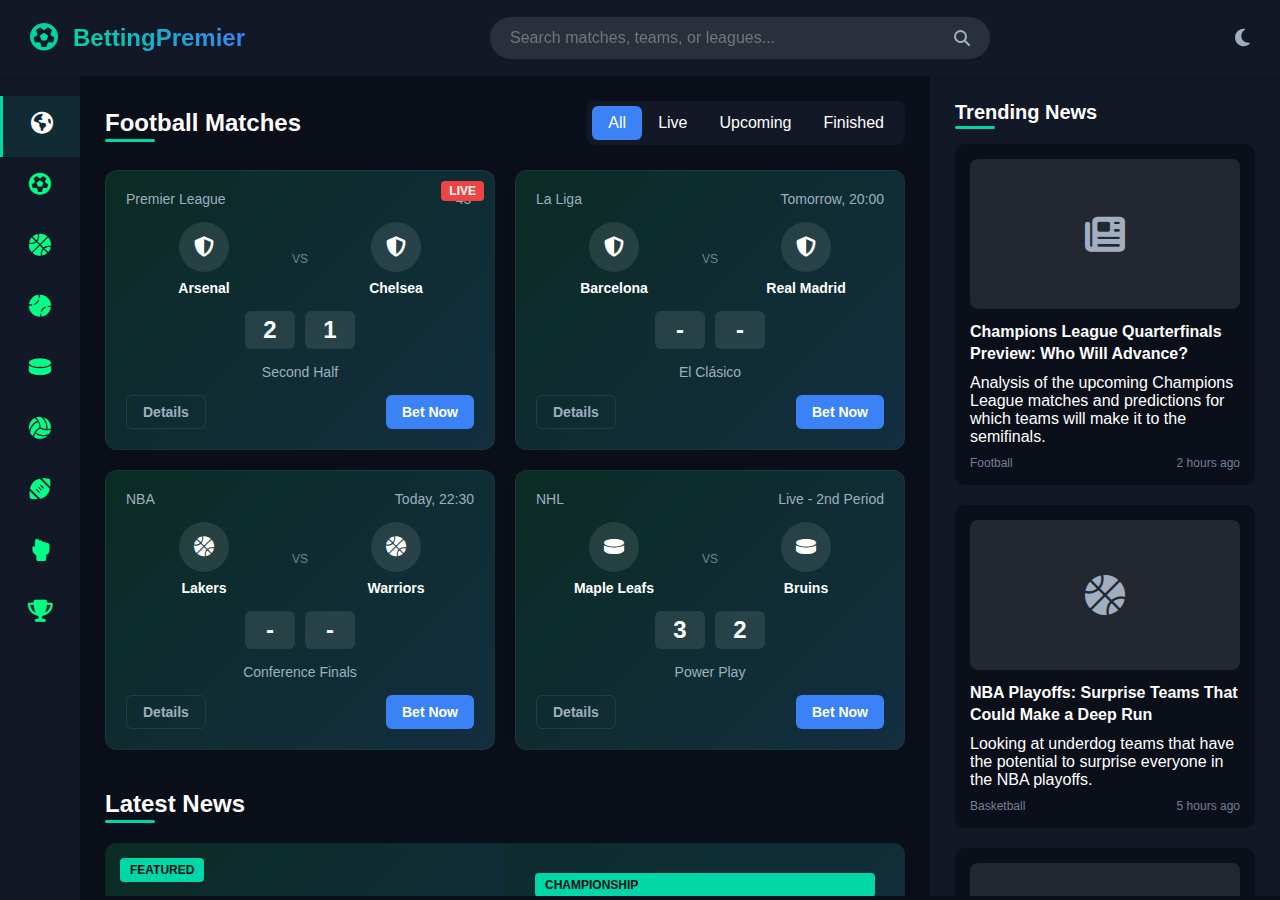
<file: hoem.html>
<!DOCTYPE html>
<html lang="en">
<head>
    <meta charset="UTF-8">
    <meta name="viewport" content="width=device-width, initial-scale=1.0">
    <title>BettingPremier - Live Sports Scores</title>
    <link rel="stylesheet" href="https://cdnjs.cloudflare.com/ajax/libs/font-awesome/6.4.0/css/all.min.css">
    <style>
        :root {
            /* Dark Theme Colors */
            --bg-primary: #0B0F19;
            --bg-secondary: #121826;
            --bg-card: linear-gradient(135deg, #0B2B24 0%, #122E40 100%);
            --accent: #00D7A6;
            --accent-hover: #00b38a;
            --button-primary: #3B82F6;
            --button-hover: #2563EB;
            --text-primary: #FFFFFF;
            --text-secondary: #A0AEC0;
            --text-muted: #718096;
            --border-color: #2D3748;
            --icon-orange: #F97316;
            --icon-red: #EF4444;
            --success: #10B981;
            --warning: #F59E0B;
            --danger: #EF4444;
            
            /* Light Theme Colors */
            --bg-primary-light: #F7FAFC;
            --bg-secondary-light: #EDF2F7;
            --bg-card-light: linear-gradient(135deg, #E6FFFA 0%, #EBF8FF 100%);
            --text-primary-light: #2D3748;
            --text-secondary-light: #4A5568;
            --text-muted-light: #718096;
            --border-color-light: #E2E8F0;
            
            /* Animation */
            --transition: all 0.3s ease;
            --transition-slow: all 0.5s ease;
        }

        * {
            margin: 0;
            padding: 0;
            box-sizing: border-box;
            font-family: 'Segoe UI', Tahoma, Geneva, Verdana, sans-serif;
        }

        body {
            background-color: var(--bg-primary);
            color: var(--text-primary);
            transition: var(--transition-slow);
            overflow-x: hidden;
        }

        body.light-mode {
            background-color: var(--bg-primary-light);
            color: var(--text-primary-light);
        }

        .container {
            display: grid;
            grid-template-columns: 80px 1fr 350px;
            min-height: 100vh;
            transition: var(--transition);
        }

        /* Header Styles */
        header {
            grid-column: 1 / -1;
            background-color: var(--bg-secondary);
            padding: 15px 30px;
            display: flex;
            align-items: center;
            justify-content: space-between;
            box-shadow: 0 4px 12px rgba(0, 0, 0, 0.1);
            position: sticky;
            top: 0;
            z-index: 100;
            transition: var(--transition);
        }

        body.light-mode header {
            background-color: var(--bg-secondary-light);
            box-shadow: 0 4px 12px rgba(0, 0, 0, 0.05);
        }

        .logo {
            display: flex;
            align-items: center;
            gap: 15px;
        }

        .logo-icon {
            font-size: 28px;
            color: var(--accent);
            animation: pulse 2s infinite;
        }

        .logo-text {
            font-size: 24px;
            font-weight: 700;
            background: linear-gradient(90deg, var(--accent), #3B82F6);
            -webkit-background-clip: text;
            -webkit-text-fill-color: transparent;
        }

        .search-bar {
            flex: 1;
            max-width: 500px;
            margin: 0 30px;
            position: relative;
        }

        .search-bar input {
            width: 100%;
            padding: 12px 20px;
            border-radius: 30px;
            border: none;
            background-color: rgba(255, 255, 255, 0.1);
            color: var(--text-primary);
            font-size: 16px;
            transition: var(--transition);
        }

        body.light-mode .search-bar input {
            background-color: rgba(0, 0, 0, 0.05);
            color: var(--text-primary-light);
        }

        .search-bar input:focus {
            outline: none;
            box-shadow: 0 0 0 2px var(--accent);
        }

        .search-bar i {
            position: absolute;
            right: 20px;
            top: 50%;
            transform: translateY(-50%);
            color: var(--text-secondary);
        }

        .theme-toggle {
            background: none;
            border: none;
            color: var(--text-secondary);
            font-size: 20px;
            cursor: pointer;
            transition: var(--transition);
        }

        .theme-toggle:hover {
            color: var(--accent);
        }

        /* Sidebar Styles */
        .sidebar {
            background-color: var(--bg-secondary);
            padding: 20px 0;
            display: flex;
            flex-direction: column;
            align-items: center;
            transition: var(--transition);
        }

        body.light-mode .sidebar {
            background-color: var(--bg-secondary-light);
        }

        .sidebar-item {
            width: 100%;
            padding: 15px 0;
            display: flex;
            flex-direction: column;
            align-items: center;
            cursor: pointer;
            transition: var(--transition);
            position: relative;
        }

        .sidebar-item:hover {
            background-color: rgba(255, 255, 255, 0.05);
        }

        body.light-mode .sidebar-item:hover {
            background-color: rgba(0, 0, 0, 0.05);
        }

        .sidebar-item.active {
            background-color: rgba(0, 215, 166, 0.1);
            border-left: 3px solid var(--accent);
        }

        .sidebar-icon {
            font-size: 22px;
            margin-bottom: 5px;
            transition: var(--transition);
            color: rgb(0, 255, 136);
        }

        .sidebar-item:hover .sidebar-icon {
            transform: scale(1.2);
        }

        .sidebar-item.active .sidebar-icon {
            color: white;
        }

        .sidebar-text {
            display: none;
            font-size: 12px;
            color: var(--text-secondary);
            transition: var(--transition);
        }

        .sidebar-item:hover .sidebar-text {
            color: var(--text-primary);
        }

        body.light-mode .sidebar-text {
            color: var(--text-secondary-light);
        }

        .sidebar-item:hover .tooltip {
            opacity: 1;
            visibility: visible;
            transform: translateX(0);
        }

        .tooltip {
            position: absolute;
            left: 100%;
            top: 50%;
            transform: translateY(-50%) translateX(-10px);
            background-color: var(--bg-primary);
            color: var(--text-primary);
            padding: 8px 12px;
            border-radius: 6px;
            font-size: 14px;
            white-space: nowrap;
            opacity: 0;
            visibility: hidden;
            transition: var(--transition);
            z-index: 10;
            box-shadow: 0 4px 12px rgba(0, 0, 0, 0.2);
        }

        body.light-mode .tooltip {
            background-color: var(--bg-primary-light);
            color: var(--text-primary-light);
            box-shadow: 0 4px 12px rgba(0, 0, 0, 0.1);
        }

        /* Main Content Styles */
        .main-content {
            padding: 25px;
            overflow-y: auto;
            max-height: calc(100vh - 80px);
        }

        .section-header {
            display: flex;
            justify-content: space-between;
            align-items: center;
            margin-bottom: 25px;
        }

        .section-title {
            font-size: 24px;
            font-weight: 700;
            position: relative;
            display: inline-block;
        }

        .section-title::after {
            content: '';
            position: absolute;
            bottom: -5px;
            left: 0;
            width: 50px;
            height: 3px;
            background: var(--accent);
            border-radius: 2px;
        }

        .tabs {
            display: flex;
            background-color: var(--bg-secondary);
            border-radius: 8px;
            padding: 5px;
            width: fit-content;
        }

        body.light-mode .tabs {
            background-color: var(--bg-secondary-light);
        }

        .tab {
            padding: 8px 16px;
            border-radius: 6px;
            cursor: pointer;
            transition: var(--transition);
            font-weight: 500;
        }

        .tab.active {
            background-color: var(--button-primary);
            color: white;
        }

        .matches-container {
            display: grid;
            grid-template-columns: repeat(auto-fill, minmax(300px, 1fr));
            gap: 20px;
            margin-bottom: 30px;
        }

        .match-card {
            background: var(--bg-card);
            border-radius: 12px;
            padding: 20px;
            transition: var(--transition);
            box-shadow: 0 4px 15px rgba(0, 0, 0, 0.1);
            position: relative;
            overflow: hidden;
            border: 1px solid rgba(255, 255, 255, 0.05);
        }

        body.light-mode .match-card {
            background: var(--bg-card-light);
            box-shadow: 0 4px 15px rgba(0, 0, 0, 0.05);
            border: 1px solid rgba(0, 0, 0, 0.05);
        }

        .match-card:hover {
            transform: translateY(-5px);
            box-shadow: 0 8px 25px rgba(0, 0, 0, 0.2);
        }

        body.light-mode .match-card:hover {
            box-shadow: 0 8px 25px rgba(0, 0, 0, 0.1);
        }

        .match-card.live::before {
            content: 'LIVE';
            position: absolute;
            top: 10px;
            right: 10px;
            background-color: var(--danger);
            color: white;
            padding: 3px 8px;
            border-radius: 4px;
            font-size: 12px;
            font-weight: 600;
            animation: pulse 1.5s infinite;
        }

        .match-header {
            display: flex;
            justify-content: space-between;
            margin-bottom: 15px;
            font-size: 14px;
            color: var(--text-secondary);
        }

        body.light-mode .match-header {
            color: var(--text-secondary-light);
        }

        .match-teams {
            display: flex;
            justify-content: space-between;
            align-items: center;
            margin-bottom: 15px;
        }

        .team {
            display: flex;
            flex-direction: column;
            align-items: center;
            text-align: center;
            flex: 1;
        }

        .team-logo {
            width: 50px;
            height: 50px;
            background-color: rgba(255, 255, 255, 0.1);
            border-radius: 50%;
            display: flex;
            align-items: center;
            justify-content: center;
            margin-bottom: 8px;
            font-size: 20px;
        }

        body.light-mode .team-logo {
            background-color: rgba(0, 0, 0, 0.05);
        }

        .team-name {
            font-weight: 600;
            font-size: 14px;
        }

        .vs {
            font-size: 12px;
            color: var(--text-muted);
            margin: 0 10px;
        }

        .match-score {
            display: flex;
            justify-content: center;
            gap: 10px;
            margin-bottom: 15px;
        }

        .score {
            font-size: 24px;
            font-weight: 700;
            background-color: rgba(255, 255, 255, 0.1);
            padding: 5px 15px;
            border-radius: 6px;
            min-width: 50px;
            text-align: center;
        }

        body.light-mode .score {
            background-color: rgba(0, 0, 0, 0.05);
        }

        .match-time {
            text-align: center;
            font-size: 14px;
            color: var(--text-secondary);
            margin-bottom: 15px;
        }

        body.light-mode .match-time {
            color: var(--text-secondary-light);
        }

        .match-actions {
            display: flex;
            justify-content: space-between;
        }

        .btn {
            padding: 8px 16px;
            border-radius: 6px;
            border: none;
            font-weight: 600;
            cursor: pointer;
            transition: var(--transition);
            font-size: 14px;
        }

        .btn-primary {
            background-color: var(--button-primary);
            color: white;
        }

        .btn-primary:hover {
            background-color: var(--button-hover);
        }

        .btn-outline {
            background-color: transparent;
            border: 1px solid var(--border-color);
            color: var(--text-secondary);
        }

        body.light-mode .btn-outline {
            border-color: var(--border-color-light);
            color: var(--text-secondary-light);
        }

        .btn-outline:hover {
            background-color: rgba(255, 255, 255, 0.05);
        }

        body.light-mode .btn-outline:hover {
            background-color: rgba(0, 0, 0, 0.05);
        }

        /* Updated News Section Styles */
        .news-section {
            margin-top: 40px;
        }

        .news-grid {
            display: grid;
            grid-template-columns: repeat(auto-fill, minmax(350px, 1fr));
            gap: 25px;
        }

        .news-card {
            background: var(--bg-card);
            border-radius: 12px;
            overflow: hidden;
            transition: var(--transition);
            box-shadow: 0 4px 15px rgba(0, 0, 0, 0.1);
            border: 1px solid rgba(255, 255, 255, 0.05);
            display: flex;
            flex-direction: column;
        }

        body.light-mode .news-card {
            background: var(--bg-card-light);
            box-shadow: 0 4px 15px rgba(0, 0, 0, 0.05);
            border: 1px solid rgba(0, 0, 0, 0.05);
        }

        .news-card:hover {
            transform: translateY(-5px);
            box-shadow: 0 8px 25px rgba(0, 0, 0, 0.2);
        }

        body.light-mode .news-card:hover {
            box-shadow: 0 8px 25px rgba(0, 0, 0, 0.1);
        }

        .news-image {
            height: 180px;
            background: linear-gradient(135deg, #0B2B24 0%, #122E40 100%);
            display: flex;
            align-items: center;
            justify-content: center;
            font-size: 50px;
            color: var(--accent);
            position: relative;
            overflow: hidden;
        }

        .news-image::before {
            content: '';
            position: absolute;
            top: 0;
            left: 0;
            right: 0;
            bottom: 0;
            background: linear-gradient(45deg, rgba(0,215,166,0.1) 0%, rgba(59,130,246,0.1) 100%);
        }

        .news-badge {
            position: absolute;
            top: 15px;
            left: 15px;
            background: var(--accent);
            color: var(--bg-primary);
            padding: 5px 10px;
            border-radius: 4px;
            font-size: 12px;
            font-weight: 700;
            text-transform: uppercase;
        }

        .news-content {
            padding: 20px;
            flex-grow: 1;
            display: flex;
            flex-direction: column;
        }

        .news-header {
            display: flex;
            justify-content: space-between;
            align-items: flex-start;
            margin-bottom: 15px;
        }

        .news-title {
            font-size: 18px;
            font-weight: 700;
            line-height: 1.3;
            flex: 1;
        }

        .news-date {
            font-size: 12px;
            color: var(--text-muted);
            white-space: nowrap;
            margin-left: 15px;
        }

        body.light-mode .news-date {
            color: var(--text-muted-light);
        }

        .news-excerpt {
            font-size: 14px;
            line-height: 1.5;
            color: var(--text-secondary);
            margin-bottom: 20px;
            flex-grow: 1;
        }

        body.light-mode .news-excerpt {
            color: var(--text-secondary-light);
        }

        .news-footer {
            display: flex;
            justify-content: space-between;
            align-items: center;
            margin-top: auto;
        }

        .news-sport {
            display: flex;
            align-items: center;
            gap: 8px;
            font-size: 14px;
            font-weight: 600;
            color: var(--accent);
        }

        .news-sport i {
            font-size: 16px;
        }

        .news-read-more {
            color: var(--button-primary);
            font-size: 14px;
            font-weight: 600;
            text-decoration: none;
            transition: var(--transition);
        }

        .news-read-more:hover {
            color: var(--button-hover);
        }

        .news-highlight {
            grid-column: 1 / -1;
            display: grid;
            grid-template-columns: 1fr 1fr;
            gap: 0;
            border-radius: 12px;
            overflow: hidden;
            background: var(--bg-card);
            box-shadow: 0 4px 15px rgba(0, 0, 0, 0.1);
        }

        body.light-mode .news-highlight {
            background: var(--bg-card-light);
        }

        .news-highlight-image {
            height: 250px;
            background: linear-gradient(135deg, #0B2B24 0%, #122E40 100%);
            display: flex;
            align-items: center;
            justify-content: center;
            font-size: 70px;
            color: var(--accent);
            position: relative;
        }

        .news-highlight-content {
            padding: 30px;
            display: flex;
            flex-direction: column;
            justify-content: center;
        }

        .news-highlight-badge {
            display: inline-block;
            background: var(--accent);
            color: var(--bg-primary);
            padding: 5px 10px;
            border-radius: 4px;
            font-size: 12px;
            font-weight: 700;
            text-transform: uppercase;
            margin-bottom: 15px;
        }

        .news-highlight-title {
            font-size: 24px;
            font-weight: 700;
            line-height: 1.3;
            margin-bottom: 15px;
        }

        .news-highlight-excerpt {
            font-size: 16px;
            line-height: 1.5;
            color: var(--text-secondary);
            margin-bottom: 20px;
        }

        body.light-mode .news-highlight-excerpt {
            color: var(--text-secondary-light);
        }

        /* Blog Section Styles */
        .blog-section {
            padding: 25px;
            background-color: var(--bg-secondary);
            overflow-y: auto;
            max-height: calc(100vh - 80px);
            transition: var(--transition);
        }

        body.light-mode .blog-section {
            background-color: var(--bg-secondary-light);
        }

        .blog-title {
            font-size: 20px;
            font-weight: 700;
            margin-bottom: 20px;
            position: relative;
            display: inline-block;
        }

        .blog-title::after {
            content: '';
            position: absolute;
            bottom: -5px;
            left: 0;
            width: 40px;
            height: 3px;
            background: var(--accent);
            border-radius: 2px;
        }

        .blog-list {
            display: flex;
            flex-direction: column;
            gap: 20px;
        }

        .blog-card {
            background-color: var(--bg-primary);
            border-radius: 10px;
            padding: 15px;
            transition: var(--transition);
            cursor: pointer;
        }

        body.light-mode .blog-card {
            background-color: var(--bg-primary-light);
        }

        .blog-card:hover {
            transform: translateY(-3px);
            box-shadow: 0 5px 15px rgba(0, 0, 0, 0.1);
        }

        .blog-image {
            width: 100%;
            height: 150px;
            background-color: rgba(255, 255, 255, 0.1);
            border-radius: 8px;
            margin-bottom: 12px;
            display: flex;
            align-items: center;
            justify-content: center;
            font-size: 40px;
            color: var(--text-secondary);
        }

        body.light-mode .blog-image {
            background-color: rgba(0, 0, 0, 0.05);
        }

        .blog-content h3 {
            font-size: 16px;
            margin-bottom: 8px;
            line-height: 1.4;
        }

        .blog-meta {
            display: flex;
            justify-content: space-between;
            font-size: 12px;
            color: var(--text-muted);
            margin-top: 10px;
        }

        body.light-mode .blog-meta {
            color: var(--text-muted-light);
        }

        /* Animations */
        @keyframes pulse {
            0% {
                opacity: 1;
            }
            50% {
                opacity: 0.7;
            }
            100% {
                opacity: 1;
            }
        }

        @keyframes fadeIn {
            from {
                opacity: 0;
                transform: translateY(20px);
            }
            to {
                opacity: 1;
                transform: translateY(0);
            }
        }

        .fade-in {
            animation: fadeIn 0.5s ease forwards;
        }

        /* Responsive Design */
        @media (max-width: 1200px) {
            .container {
                grid-template-columns: 80px 1fr;
            }
            
            .blog-section {
                display: none;
            }
        }

        @media (max-width: 992px) {
            .news-highlight {
                grid-template-columns: 1fr;
            }
            
            .news-highlight-image {
                height: 200px;
            }
        }

        @media (max-width: 768px) {
            .container {
                grid-template-columns: 1fr;
            }
            
            .sidebar {
                display: none;
            }
            
            .search-bar {
                margin: 0 15px;
                max-width: 300px;
            }
            
            .matches-container, .news-grid {
                grid-template-columns: 1fr;
            }
        }
    </style>
</head>
<body>
    <div class="container">
        <!-- Header -->
        <header>
            <div class="logo">
                <div class="logo-icon">
                    <i class="fas fa-futbol"></i>
                </div>
                <div class="logo-text">BettingPremier</div>
            </div>
            
            <div class="search-bar">
                <input type="text" placeholder="Search matches, teams, or leagues...">
                <i class="fas fa-search"></i>
            </div>
            
            <button class="theme-toggle" id="themeToggle">
                <i class="fas fa-moon"></i>
            </button>
        </header>
        
        <!-- Sidebar -->
        <div class="sidebar">
            <div class="sidebar-item active" data-sport="all">
                <div class="sidebar-icon">
                    <i class="fas fa-globe-americas"></i>
                </div>
                <div class="sidebar-text">All Sports</div>
                <div class="tooltip">All Sports</div>
            </div>
            
            <div class="sidebar-item" data-sport="football">
                <div class="sidebar-icon">
                    <i class="fas fa-futbol"></i>
                </div>
                <div class="sidebar-text">Football</div>
                <div class="tooltip">Football</div>
            </div>
            
            <div class="sidebar-item" data-sport="basketball">
                <div class="sidebar-icon">
                    <i class="fas fa-basketball-ball"></i>
                </div>
                <div class="sidebar-text">Basketball</div>
                <div class="tooltip">Basketball</div>
            </div>
            
            <div class="sidebar-item" data-sport="baseball">
                <div class="sidebar-icon">
                    <i class="fas fa-baseball-ball"></i>
                </div>
                <div class="sidebar-text">Baseball</div>
                <div class="tooltip">Baseball</div>
            </div>
            
            <div class="sidebar-item" data-sport="hockey">
                <div class="sidebar-icon">
                    <i class="fas fa-hockey-puck"></i>
                </div>
                <div class="sidebar-text">Ice Hockey</div>
                <div class="tooltip">Ice Hockey</div>
            </div>
            
            <div class="sidebar-item" data-sport="volleyball">
                <div class="sidebar-icon">
                    <i class="fas fa-volleyball-ball"></i>
                </div>
                <div class="sidebar-text">Volleyball</div>
                <div class="tooltip">Volleyball</div>
            </div>
            
            <div class="sidebar-item" data-sport="rugby">
                <div class="sidebar-icon">
                    <i class="fas fa-football-ball"></i>
                </div>
                <div class="sidebar-text">Rugby</div>
                <div class="tooltip">Rugby</div>
            </div>
            
            <div class="sidebar-item" data-sport="handball">
                <div class="sidebar-icon">
                    <i class="fas fa-hand-rock"></i>
                </div>
                <div class="sidebar-text">Handball</div>
                <div class="tooltip">Handball</div>
            </div>
            
            <div class="sidebar-item" data-sport="major">
                <div class="sidebar-icon">
                    <i class="fas fa-trophy"></i>
                </div>
                <div class="sidebar-text">Major Leagues</div>
                <div class="tooltip">Major Leagues</div>
            </div>
        </div>
        
        <!-- Main Content -->
        <div class="main-content">
            <div class="section-header">
                <h1 class="section-title">Football Matches</h1>
                
                <div class="tabs">
                    <div class="tab active">All</div>
                    <div class="tab">Live</div>
                    <div class="tab">Upcoming</div>
                    <div class="tab">Finished</div>
                </div>
            </div>
            
            <div class="matches-container">
                <!-- Match Card 1 -->
                <div class="match-card live fade-in">
                    <div class="match-header">
                        <span>Premier League</span>
                        <span>45'</span>
                    </div>
                    
                    <div class="match-teams">
                        <div class="team">
                            <div class="team-logo">
                                <i class="fas fa-shield-alt"></i>
                            </div>
                            <div class="team-name">Arsenal</div>
                        </div>
                        
                        <div class="vs">VS</div>
                        
                        <div class="team">
                            <div class="team-logo">
                                <i class="fas fa-shield-alt"></i>
                            </div>
                            <div class="team-name">Chelsea</div>
                        </div>
                    </div>
                    
                    <div class="match-score">
                        <div class="score">2</div>
                        <div class="score">1</div>
                    </div>
                    
                    <div class="match-time">Second Half</div>
                    
                    <div class="match-actions">
                        <button class="btn btn-outline">Details</button>
                        <button class="btn btn-primary">Bet Now</button>
                    </div>
                </div>
                
                <!-- Match Card 2 -->
                <div class="match-card fade-in">
                    <div class="match-header">
                        <span>La Liga</span>
                        <span>Tomorrow, 20:00</span>
                    </div>
                    
                    <div class="match-teams">
                        <div class="team">
                            <div class="team-logo">
                                <i class="fas fa-shield-alt"></i>
                            </div>
                            <div class="team-name">Barcelona</div>
                        </div>
                        
                        <div class="vs">VS</div>
                        
                        <div class="team">
                            <div class="team-logo">
                                <i class="fas fa-shield-alt"></i>
                            </div>
                            <div class="team-name">Real Madrid</div>
                        </div>
                    </div>
                    
                    <div class="match-score">
                        <div class="score">-</div>
                        <div class="score">-</div>
                    </div>
                    
                    <div class="match-time">El Clásico</div>
                    
                    <div class="match-actions">
                        <button class="btn btn-outline">Details</button>
                        <button class="btn btn-primary">Bet Now</button>
                    </div>
                </div>
                
                <!-- Match Card 3 -->
                <div class="match-card fade-in">
                    <div class="match-header">
                        <span>NBA</span>
                        <span>Today, 22:30</span>
                    </div>
                    
                    <div class="match-teams">
                        <div class="team">
                            <div class="team-logo">
                                <i class="fas fa-basketball-ball"></i>
                            </div>
                            <div class="team-name">Lakers</div>
                        </div>
                        
                        <div class="vs">VS</div>
                        
                        <div class="team">
                            <div class="team-logo">
                                <i class="fas fa-basketball-ball"></i>
                            </div>
                            <div class="team-name">Warriors</div>
                        </div>
                    </div>
                    
                    <div class="match-score">
                        <div class="score">-</div>
                        <div class="score">-</div>
                    </div>
                    
                    <div class="match-time">Conference Finals</div>
                    
                    <div class="match-actions">
                        <button class="btn btn-outline">Details</button>
                        <button class="btn btn-primary">Bet Now</button>
                    </div>
                </div>
                
                <!-- Match Card 4 -->
                <div class="match-card fade-in">
                    <div class="match-header">
                        <span>NHL</span>
                        <span>Live - 2nd Period</span>
                    </div>
                    
                    <div class="match-teams">
                        <div class="team">
                            <div class="team-logo">
                                <i class="fas fa-hockey-puck"></i>
                            </div>
                            <div class="team-name">Maple Leafs</div>
                        </div>
                        
                        <div class="vs">VS</div>
                        
                        <div class="team">
                            <div class="team-logo">
                                <i class="fas fa-hockey-puck"></i>
                            </div>
                            <div class="team-name">Bruins</div>
                        </div>
                    </div>
                    
                    <div class="match-score">
                        <div class="score">3</div>
                        <div class="score">2</div>
                    </div>
                    
                    <div class="match-time">Power Play</div>
                    
                    <div class="match-actions">
                        <button class="btn btn-outline">Details</button>
                        <button class="btn btn-primary">Bet Now</button>
                    </div>
                </div>
            </div>
            
            <!-- Updated News Section -->
            <div class="news-section">
                <div class="section-header">
                    <h2 class="section-title">Latest News</h2>
                </div>
                
                <div class="news-grid">
                    <!-- Highlight News Card -->
                    <div class="news-highlight fade-in">
                        <div class="news-highlight-image">
                            <i class="fas fa-trophy"></i>
                            <div class="news-badge">Featured</div>
                        </div>
                        <div class="news-highlight-content">
                            <div class="news-highlight-badge">Championship</div>
                            <h3 class="news-highlight-title">FLYWEIGHT TITLE: Juarez vs Plata - Fatal Clash</h3>
                            <p class="news-highlight-excerpt">WBC Female Light Flyweight Championship between Lourdes Juarez and Yester Nery Plata. The entire thing runs over and over, and we are clearly not holding things back.</p>
                            <div class="news-footer">
                                <div class="news-sport">
                                    <i class="fas fa-boxing-glove"></i>
                                    <span>Boxing</span>
                                </div>
                                <a href="#" class="news-read-more">Read More <i class="fas fa-arrow-right"></i></a>
                            </div>
                        </div>
                    </div>
                    
                    <!-- News Card 1 -->
                    <div class="news-card fade-in">
                        <div class="news-image">
                            <i class="fas fa-hockey-puck"></i>
                            <div class="news-badge">New</div>
                        </div>
                        <div class="news-content">
                            <div class="news-header">
                                <h3 class="news-title">NHL 2025-26 Matchups: Predictions and Injury Updates</h3>
                                <span class="news-date">OCT 18</span>
                            </div>
                            <p class="news-excerpt">The entire thing runs over and over, and we are clearly not holding things back, and waiting for miracles to happen in the NHL 2025-26 season.</p>
                            <div class="news-footer">
                                <div class="news-sport">
                                    <i class="fas fa-hockey-puck"></i>
                                    <span>Ice Hockey</span>
                                </div>
                                <a href="#" class="news-read-more">Read More</a>
                            </div>
                        </div>
                    </div>
                    
                    <!-- News Card 2 -->
                    <div class="news-card fade-in">
                        <div class="news-image">
                            <i class="fas fa-baseball-ball"></i>
                            <div class="news-badge">Hot</div>
                        </div>
                        <div class="news-content">
                            <div class="news-header">
                                <h3 class="news-title">MLB League Championship Series: Stats and Predictions</h3>
                                <span class="news-date">OCT 17</span>
                            </div>
                            <p class="news-excerpt">MLB League Championship Series stats and predictions. The entire thing runs over and over, and we are clearly not holding things back.</p>
                            <div class="news-footer">
                                <div class="news-sport">
                                    <i class="fas fa-baseball-ball"></i>
                                    <span>Baseball</span>
                                </div>
                                <a href="#" class="news-read-more">Read More</a>
                            </div>
                        </div>
                    </div>
                    
                    <!-- News Card 3 -->
                    <div class="news-card fade-in">
                        <div class="news-image">
                            <i class="fas fa-basketball-ball"></i>
                            <div class="news-badge">Update</div>
                        </div>
                        <div class="news-content">
                            <div class="news-header">
                                <h3 class="news-title">NBA Season Preview: Rookies to Watch This Year</h3>
                                <span class="news-date">OCT 16</span>
                            </div>
                            <p class="news-excerpt">A look at the most promising rookies entering the NBA this season and which teams made the best draft picks.</p>
                            <div class="news-footer">
                                <div class="news-sport">
                                    <i class="fas fa-basketball-ball"></i>
                                    <span>Basketball</span>
                                </div>
                                <a href="#" class="news-read-more">Read More</a>
                            </div>
                        </div>
                    </div>
                </div>
            </div>
        </div>
        
        <!-- Blog Section -->
        <div class="blog-section">
            <h2 class="blog-title">Trending News</h2>
            
            <div class="blog-list">
                <!-- Blog Post 1 -->
                <div class="blog-card fade-in">
                    <div class="blog-image">
                        <i class="fas fa-newspaper"></i>
                    </div>
                    <div class="blog-content">
                        <h3>Champions League Quarterfinals Preview: Who Will Advance?</h3>
                        <p>Analysis of the upcoming Champions League matches and predictions for which teams will make it to the semifinals.</p>
                        <div class="blog-meta">
                            <span>Football</span>
                            <span>2 hours ago</span>
                        </div>
                    </div>
                </div>
                
                <!-- Blog Post 2 -->
                <div class="blog-card fade-in">
                    <div class="blog-image">
                        <i class="fas fa-basketball-ball"></i>
                    </div>
                    <div class="blog-content">
                        <h3>NBA Playoffs: Surprise Teams That Could Make a Deep Run</h3>
                        <p>Looking at underdog teams that have the potential to surprise everyone in the NBA playoffs.</p>
                        <div class="blog-meta">
                            <span>Basketball</span>
                            <span>5 hours ago</span>
                        </div>
                    </div>
                </div>
                
                <!-- Blog Post 3 -->
                <div class="blog-card fade-in">
                    <div class="blog-image">
                        <i class="fas fa-hockey-puck"></i>
                    </div>
                    <div class="blog-content">
                        <h3>NHL Stanley Cup Favorites After the Trade Deadline</h3>
                        <p>Which teams improved the most at the trade deadline and are now favorites to win the Stanley Cup?</p>
                        <div class="blog-meta">
                            <span>Ice Hockey</span>
                            <span>1 day ago</span>
                        </div>
                    </div>
                </div>
                
                <!-- Blog Post 4 -->
                <div class="blog-card fade-in">
                    <div class="blog-image">
                        <i class="fas fa-baseball-ball"></i>
                    </div>
                    <div class="blog-content">
                        <h3>MLB Season Predictions: Division Winners and Awards</h3>
                        <p>Our experts predict which teams will win each division and who will take home the major awards this MLB season.</p>
                        <div class="blog-meta">
                            <span>Baseball</span>
                            <span>2 days ago</span>
                        </div>
                    </div>
                </div>
            </div>
        </div>
    </div>

    <script>
        // Theme Toggle
        const themeToggle = document.getElementById('themeToggle');
        const body = document.body;
        
        themeToggle.addEventListener('click', () => {
            body.classList.toggle('light-mode');
            
            if (body.classList.contains('light-mode')) {
                themeToggle.innerHTML = '<i class="fas fa-sun"></i>';
            } else {
                themeToggle.innerHTML = '<i class="fas fa-moon"></i>';
            }
        });
        
        // Tab Switching
        const tabs = document.querySelectorAll('.tab');
        tabs.forEach(tab => {
            tab.addEventListener('click', () => {
                tabs.forEach(t => t.classList.remove('active'));
                tab.classList.add('active');
            });
        });
        
        // Sidebar Item Selection
        const sidebarItems = document.querySelectorAll('.sidebar-item');
        sidebarItems.forEach(item => {
            item.addEventListener('click', () => {
                sidebarItems.forEach(i => i.classList.remove('active'));
                item.classList.add('active');
                
                // In a real app, this would update the main content based on the selected sport
                const sport = item.getAttribute('data-sport');
                document.querySelector('.section-title').textContent = 
                    sport === 'all' ? 'All Sports' : 
                    sport === 'football' ? 'Football Matches' :
                    sport === 'basketball' ? 'Basketball Matches' :
                    sport === 'baseball' ? 'Baseball Matches' :
                    sport === 'hockey' ? 'Ice Hockey Matches' :
                    sport === 'volleyball' ? 'Volleyball Matches' :
                    sport === 'rugby' ? 'Rugby Matches' :
                    sport === 'handball' ? 'Handball Matches' :
                    sport === 'major' ? 'Major Leagues' : 'Matches';
            });
        });
        
        // Add animation to elements when they come into view
        const observerOptions = {
            threshold: 0.1,
            rootMargin: '0px 0px -50px 0px'
        };
        
        const observer = new IntersectionObserver((entries) => {
            entries.forEach(entry => {
                if (entry.isIntersecting) {
                    entry.target.classList.add('fade-in');
                }
            });
        }, observerOptions);
        
        document.querySelectorAll('.match-card, .blog-card, .news-card, .news-highlight').forEach(el => {
            observer.observe(el);
        });
    </script>
</body>
</html>
</file>
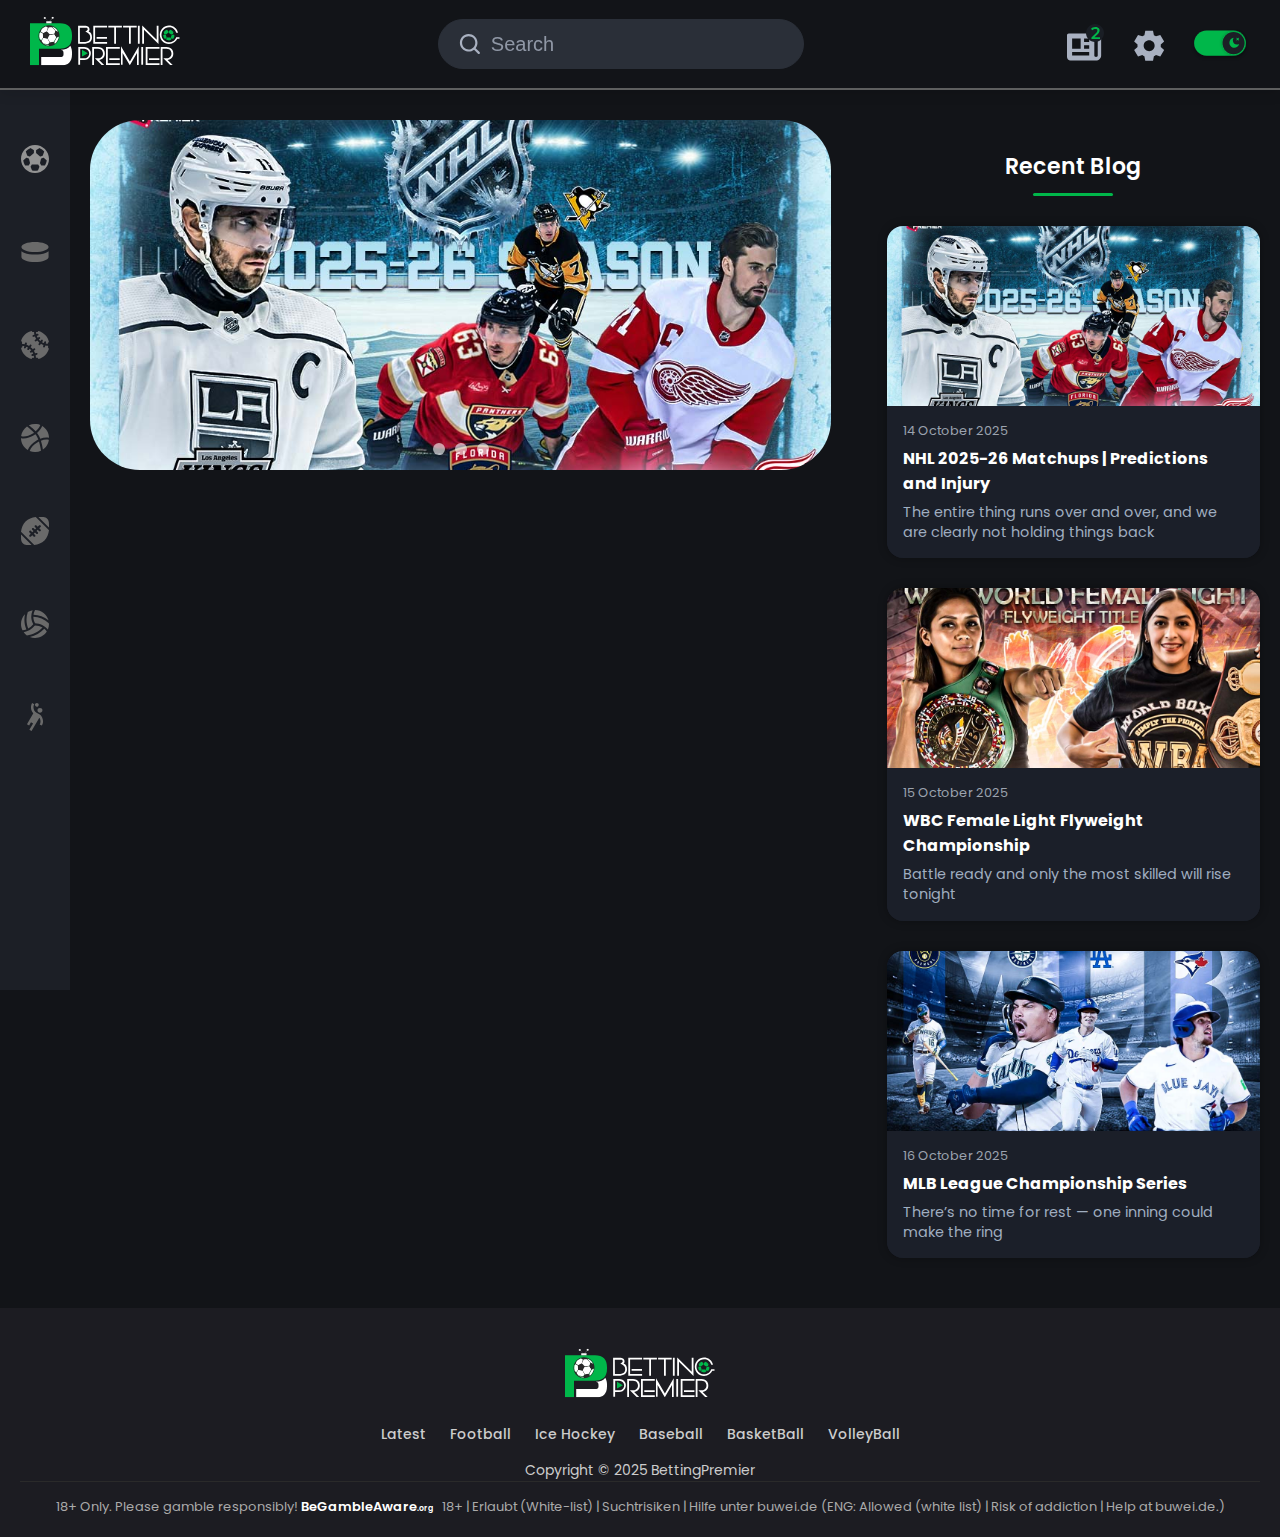
<file: home.html>
<!DOCTYPE html>
<html lang="en">
<head>
    <meta charset="UTF-8">
    <meta name="viewport" content="width=device-width, initial-scale=1.0">
    <title>Betting Premier</title>
    <link rel="stylesheet" href="style.css" />
</head>
<body>
    <div class="main-wrapper">
        <header class="header">

        <a href="/home.html">
            <div class="img_con">
                <img src="img/logo-1.svg" alt="logo">
            </div>
        </a>
            
        <div class="search_con">
            <img src="img/search.svg" alt="search-icon">
            <input type="text" placeholder="Search" />
        </div>
            
        <div class="settings_con">
            <a href="#">    
                <div class="itmes latest ">
                    <img src="img/latest.svg" alt="latest">
                </div>
            </a>
            <a href="#">
                <div class="itmes setting">
                    <img src="img/setting.svg" alt="setting">   
                </div>
            </a> 
            <div class="dark-mode-toggle">
                <img src="img/dark-mode-toggle.svg" alt="dark-mode-toggle">
                
            </div>

        </div>
        </header>

    
        <div class="container">

         <div class="sidebar">
            <a href="/football.html">
                <div class="side-icons">
                    <img src="img/Side-icons/football.svg" alt="Football-icon">
                    <div class="tooltip">Football</div>
                </div>
            </a>
            <a href="#">
                <div class="side-icons">
                    <img src="img/Side-icons/ice-hockey.svg" alt="ice-hockey-icon">
                    <div class="tooltip">Ice Hockey</div>
                </div>
            </a>
            <a href="#">
                <div class="side-icons">
                    <img src="img/Side-icons/baseball.svg" alt="baseball-icon">
                    <div class="tooltip">Baseball</div>
                </div>
            </a>
            <a href="#">
                <div class="side-icons">
                    <img src="img/Side-icons/basketball.svg" alt="basketball-icon">
                    <div class="tooltip">BasketBall</div>
                </div>
            </a>
            <a href="#">
                <div class="side-icons">
                    <img src="img/Side-icons/rugby.svg " alt="rugby-icon">
                    <div class="tooltip">Rugby</div>
                </div>
            </a>
            <a href="#">
                <div class="side-icons">
                    <img src="img/Side-icons/volleyball.svg" alt="volleyball-icon">
                    <div class="tooltip">Volleyball</div>
                </div>
            </a>
            <a href="#">
                <div class="side-icons">
                    <img src="img/Side-icons/handball.svg" alt="handball-icon">
                    <div class="tooltip">Handball</div>
                </div>
            </a>
         </div>

        <div class="main">
           <div class="slideshow">
               <div class="slides">
                   <img src="img/News/1.jpg" class="slide" />
                   <img src="img/News/5.jpg" class="slide" />
                   <img src="img/News/4.jpg" class="slide" />
                </div>
                <div class="dots">
                    <span class="dot"></span>
                    <span class="dot"></span>
                    <span class="dot"></span>
                </div>
            </div>


         
        </div>

<!--            1st match card
                <div class="match-card">
                    <div class="card-header">
                        <span class="live-badge">Live</span>
                        <span class="match-date">15 October 2025</span>
                        
                    </div>
                    
                    <div class="league-name">Ligue 1</div>
                    
                    <div class="teams">
                        <div class="team">
                            <img src="img/psg.png" alt="PSG Logo" class="team-logo">
                            <div class="team-name">PSG</div>
                        </div>
                        <div class="score">
                            <span>2</span>
                            <span>:</span>
                            <span>1</span>
                        </div>
                        
                        <div class="team">
                            <img src="img/strasbourg.png" alt="Strasbourg Logo" class="team-logo">
                            <div class="team-name">strasbourg</div>
                        </div>
                    </div>
                    
                    <div class="match-time">72’</div>
                </div>-->    


        <div class="side-section">
            
            
            <div class="news-section">
                <div class="news-header">
                    <h2>Recent Blog</h2>
                    <div class="divider"></div>
                </div>
                <div class="news">
                    <div class="news-card">
                        <div class="news-image">
                            <img src="img/News/1.jpg" alt="NHL Matchups">
                        </div>
                        <div class="news-content">
                            <p class="news-date">14 October 2025</p>
                            <h3 class="news-title">NHL 2025-26 Matchups | Predictions and Injury</h3>
                            <p class="news-desc">The entire thing runs over and over, and we are clearly not holding things back</p>
                        </div>
                    </div>
                    
                    <div class="news-card">
                        <div class="news-image">
                            <img src="img/News/2.jpg" alt="Boxing Championship">
                        </div>
                        <div class="news-content">
                            <p class="news-date">15 October 2025</p>
                            <h3 class="news-title">WBC Female Light Flyweight Championship</h3>
                            <p class="news-desc">Battle ready and only the most skilled will rise tonight</p>
                        </div>
                    </div>
                    
                    <div class="news-card">
                        <div class="news-image">
                            <img src="img/News/3.jpg" alt="MLB League">
                        </div>
                        <div class="news-content">
                            <p class="news-date">16 October 2025</p>
                            <h3 class="news-title">MLB League Championship Series</h3>
                            <p class="news-desc">There’s no time for rest — one inning could make the ring</p>
                        </div>
                    </div>
                </div>
            </div>

            
 
        </div>
        
        
        </div>
    
    </div>

    <footer class="footer">
        <div class="footer-top">
            <img src="img/logo-1.svg" alt="Betting Premier Logo" class="footer-logo" />
            <nav class="footer-nav">
                <a href="#">Latest</a>
                <a href="#">Football</a>
                <a href="#">Ice Hockey</a>
                <a href="#">Baseball</a>
                <a href="#">BasketBall</a>
                <a href="#">VolleyBall</a>
            </nav>
            
            <p class="copyright">Copyright © 2025 BettingPremier</p>
        </div>
        
        <div class="footer-bottom">
            <p>
                18+ Only. Please gamble responsibly!
                <strong>BeGambleAware<span style="font-size: 0.6em;">.org</span></strong>
                &nbsp; 18+ | Erlaubt (White-list) | Suchtrisiken |
                Hilfe unter buwei.de (ENG: Allowed (white list) | Risk of addiction |
                Help at buwei.de.)
            </p>
        </div>
    </footer>


    <script>
        function toggleLeagues(element) {
            const allLists = document.querySelectorAll('.league-list');
            const allIcons = document.querySelectorAll('.toggle-icon');
            const leagueList = element.nextElementSibling;
            const icon = element.querySelector('.toggle-icon');
            // Close all other sections
            allLists.forEach((list) => {
              if (list !== leagueList) {
                list.classList.add('hidden');
              }
            });         
            // Reset all icons to '+'
            allIcons.forEach((i) => (i.textContent = '+'));         
            // Toggle the clicked one
            const isHidden = leagueList.classList.toggle('hidden');
            icon.textContent = isHidden ? '+' : '−';
}
</script>
    
</body>    

</html>
</file>
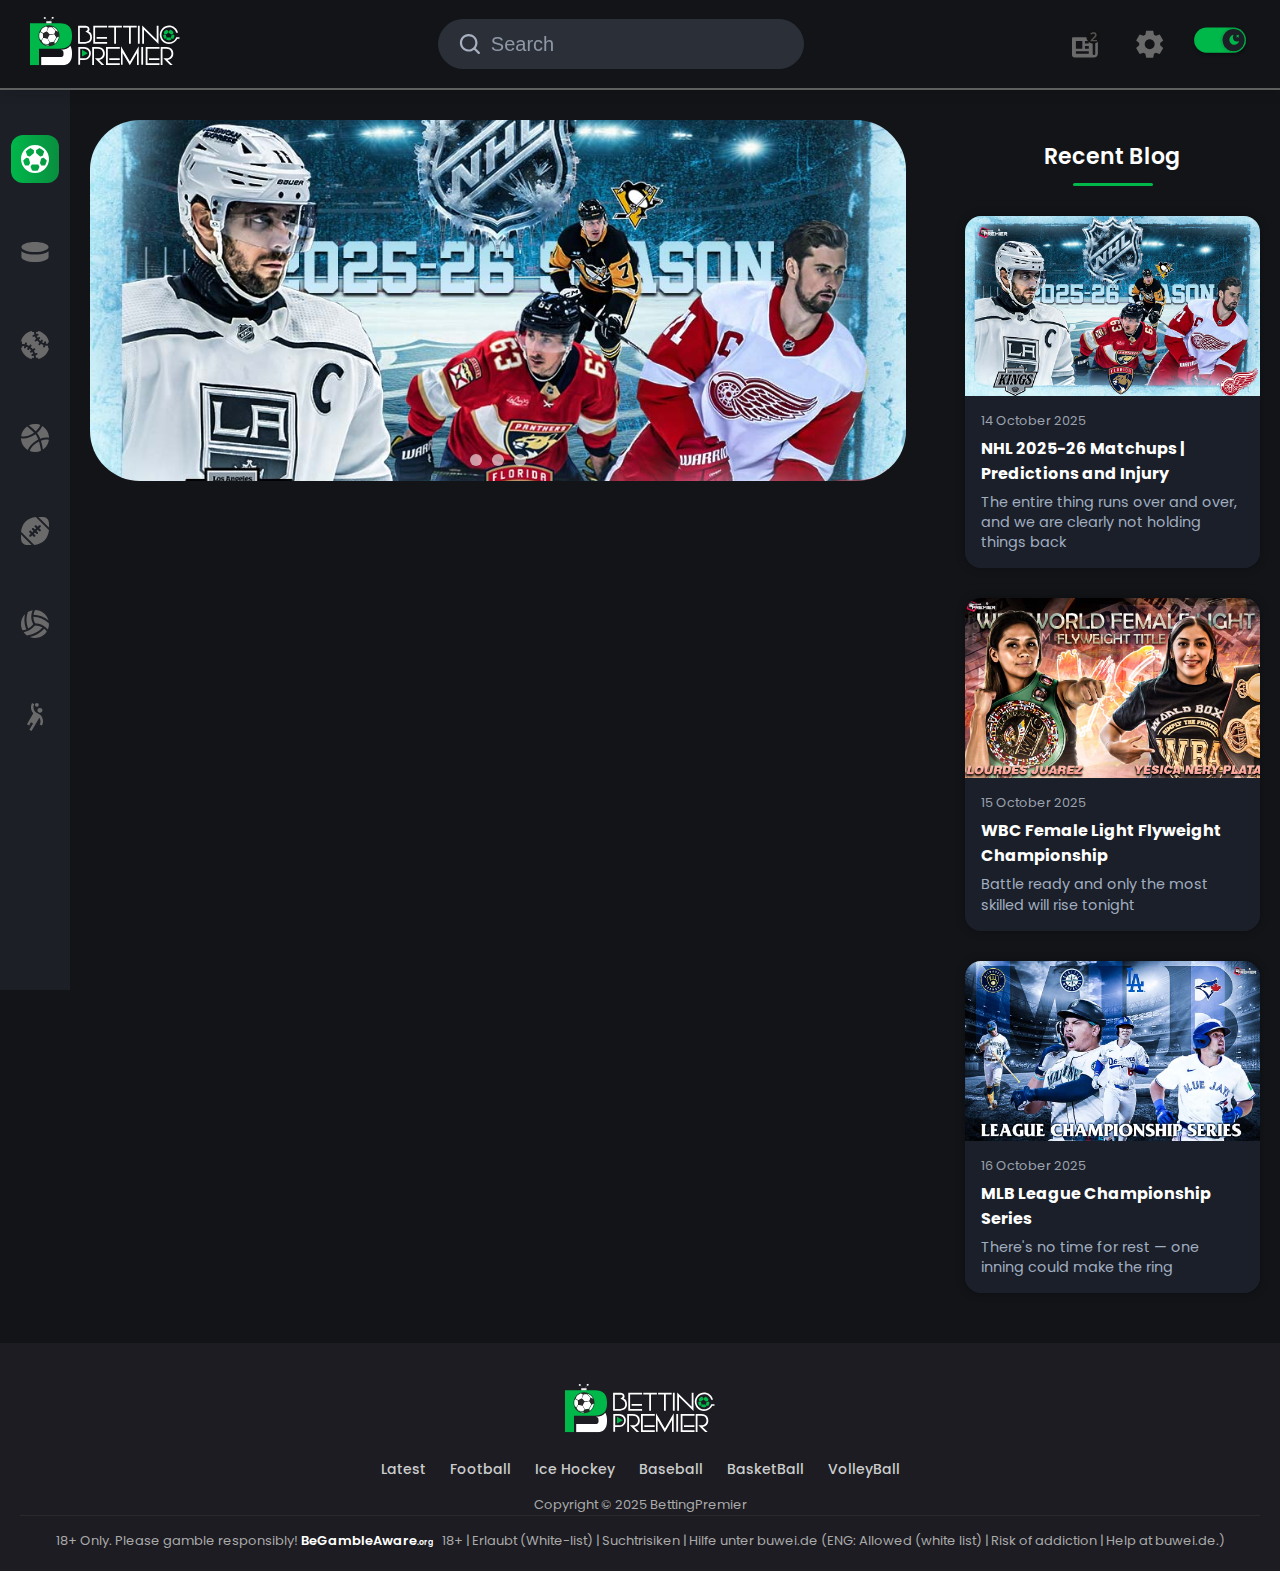
<file: Demo/home.html>
<!DOCTYPE html>
<html lang="en">
<head>
    <meta charset="UTF-8">
    <meta name="viewport" content="width=device-width, initial-scale=1.0">
    <title>Betting Premier</title>
    <link rel="stylesheet" href="style.css">
</head>
<body>
    <div class="main-wrapper">
        <header class="header">
            <a href="/home.html">
                <div class="header__img-con">
                    <img src="img/logo-1.svg" alt="logo">
                </div>
            </a>
                
            <div class="header__search-con">
                <img src="img/search.svg" alt="search-icon">
                <input type="text" placeholder="Search" />
            </div>
                
            <div class="header__settings-con">
                <a href="#">    
                    <div class="header__items header__items--latest">
                        <img src="img/latest.svg" alt="latest">
                    </div>
                </a>
                <a href="#">
                    <div class="header__items header__items--setting">
                        <img src="img/setting.svg" alt="setting">   
                    </div>
                </a> 
                <div class="header__dark-mode-toggle">
                    <img src="img/dark-mode-toggle.svg" alt="dark-mode-toggle">
                </div>
            </div>
        </header>

        <div class="container">
            <div class="sidebar">
                <a href="/football.html">
                    <div class="sidebar__icons sidebar__icons--active">
                        <img src="img/Side-icons/football.svg" alt="Football-icon">
                        <div class="sidebar__tooltip">Football</div>
                    </div>
                </a>
                <a href="#">
                    <div class="sidebar__icons">
                        <img src="img/Side-icons/ice-hockey.svg" alt="ice-hockey-icon">
                        <div class="sidebar__tooltip">Ice Hockey</div>
                    </div>
                </a>
                <a href="#">
                    <div class="sidebar__icons">
                        <img src="img/Side-icons/baseball.svg" alt="baseball-icon">
                        <div class="sidebar__tooltip">Baseball</div>
                    </div>
                </a>
                <a href="#">
                    <div class="sidebar__icons">
                        <img src="img/Side-icons/basketball.svg" alt="basketball-icon">
                        <div class="sidebar__tooltip">BasketBall</div>
                    </div>
                </a>
                <a href="#">
                    <div class="sidebar__icons">
                        <img src="img/Side-icons/rugby.svg" alt="rugby-icon">
                        <div class="sidebar__tooltip">Rugby</div>
                    </div>
                </a>
                <a href="#">
                    <div class="sidebar__icons">
                        <img src="img/Side-icons/volleyball.svg" alt="volleyball-icon">
                        <div class="sidebar__tooltip">Volleyball</div>
                    </div>
                </a>
                <a href="#">
                    <div class="sidebar__icons">
                        <img src="img/Side-icons/handball.svg" alt="handball-icon">
                        <div class="sidebar__tooltip">Handball</div>
                    </div>
                </a>
            </div>

            <div class="main">
                <div class="slideshow">
                    <div class="slideshow__slides">
                        <img src="img/News/1.jpg" class="slideshow__slide" />
                        <img src="img/News/5.jpg" class="slideshow__slide" />
                        <img src="img/News/4.jpg" class="slideshow__slide" />
                    </div>
                    <div class="slideshow__dots">
                        <span class="slideshow__dot"></span>
                        <span class="slideshow__dot"></span>
                        <span class="slideshow__dot"></span>
                    </div>
                </div>
                
            </div>

            <div class="side-section">
               
                <div class="news-section">
                    <div class="news-section__header">
                        <h2>Recent Blog</h2>
                        <div class="news-section__divider"></div>
                    </div>
                    <div class="news-section__news">
                        <div class="news-section__news-card">
                            <div class="news-section__news-image">
                                <img src="img/News/1.jpg" alt="NHL Matchups">
                            </div>
                            <div class="news-section__news-content">
                                <p class="news-section__news-date">14 October 2025</p>
                                <h3 class="news-section__news-title">NHL 2025-26 Matchups | Predictions and Injury</h3>
                                <p class="news-section__news-desc">The entire thing runs over and over, and we are clearly not holding things back</p>
                            </div>
                        </div>
                        
                        <div class="news-section__news-card">
                            <div class="news-section__news-image">
                                <img src="img/News/2.jpg" alt="Boxing Championship">
                            </div>
                            <div class="news-section__news-content">
                                <p class="news-section__news-date">15 October 2025</p>
                                <h3 class="news-section__news-title">WBC Female Light Flyweight Championship</h3>
                                <p class="news-section__news-desc">Battle ready and only the most skilled will rise tonight</p>
                            </div>
                        </div>
                        
                        <div class="news-section__news-card">
                            <div class="news-section__news-image">
                                <img src="img/News/3.jpg" alt="MLB League">
                            </div>
                            <div class="news-section__news-content">
                                <p class="news-section__news-date">16 October 2025</p>
                                <h3 class="news-section__news-title">MLB League Championship Series</h3>
                                <p class="news-section__news-desc">There's no time for rest — one inning could make the ring</p>
                            </div>
                        </div>
                    </div>
                </div>

            </div>
        </div>
    </div>

    <footer class="footer">
        <div class="footer__top">
            <img src="img/logo-1.svg" alt="Betting Premier Logo" class="footer__logo" />
            <nav class="footer__nav">
                <a href="#">Latest</a>
                <a href="#">Football</a>
                <a href="#">Ice Hockey</a>
                <a href="#">Baseball</a>
                <a href="#">BasketBall</a>
                <a href="#">VolleyBall</a>
            </nav>
            
            <p class="footer__copyright">Copyright © 2025 BettingPremier</p>
        </div>
        
        <div class="footer__bottom">
            <p>
                18+ Only. Please gamble responsibly!
                <strong>BeGambleAware<span style="font-size: 0.6em;">.org</span></strong>
                &nbsp; 18+ | Erlaubt (White-list) | Suchtrisiken |
                Hilfe unter buwei.de (ENG: Allowed (white list) | Risk of addiction |
                Help at buwei.de.)
            </p>
        </div>
    </footer>

    <script src="main.js"></script>
    <script>
        function toggleLeagues(element) {
            const allLists = document.querySelectorAll('.leagues-container__league-list');
            const allIcons = document.querySelectorAll('.leagues-container__toggle-icon');
            const leagueList = element.nextElementSibling;
            const icon = element.querySelector('.leagues-container__toggle-icon');
            
            // Close all other sections
            allLists.forEach((list) => {
                if (list !== leagueList) {
                    list.classList.add('leagues-container__league-list--hidden');
                }
            });
            
            // Reset all icons to '+'
            allIcons.forEach((i) => (i.textContent = '+'));
            
            // Toggle the clicked one
            const isHidden = leagueList.classList.toggle('leagues-container__league-list--hidden');
            icon.textContent = isHidden ? '+' : '−';
        }
    </script>
</body>
</html>
</file>
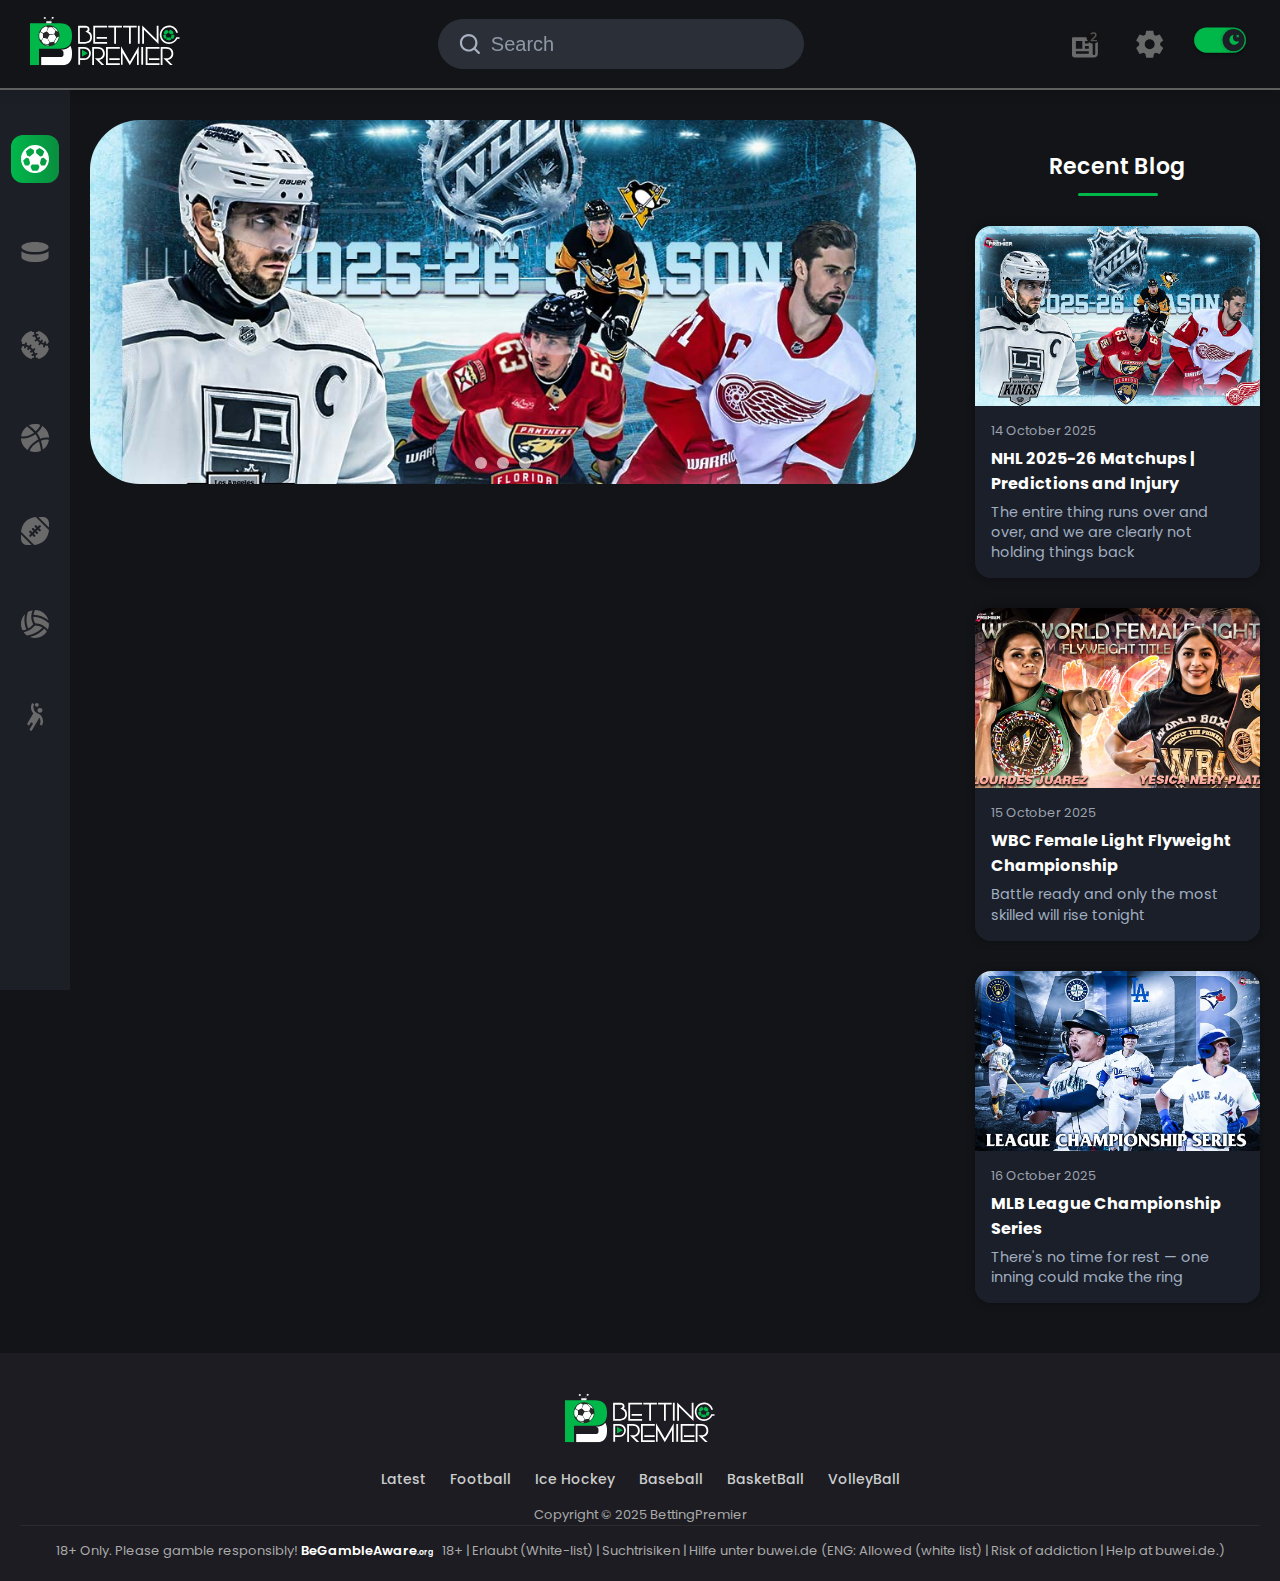
<file: new/home.html>
<!DOCTYPE html>
<html lang="en">
<head>
    <meta charset="UTF-8">
    <meta name="viewport" content="width=device-width, initial-scale=1.0">
    <title>Betting Premier</title>
    <link rel="stylesheet" href="style.css">
</head>
<body>
    <div class="main-wrapper">
        <header class="header">
            <a href="/home.html">
                <div class="header__img-con">
                    <img src="img/logo-1.svg" alt="logo">
                </div>
            </a>
                
            <div class="header__search-con">
                <img src="img/search.svg" alt="search-icon">
                <input type="text" placeholder="Search" />
            </div>
                
            <div class="header__settings-con">
                <a href="#">    
                    <div class="header__items header__items--latest">
                        <img src="img/latest.svg" alt="latest">
                    </div>
                </a>
                <a href="#">
                    <div class="header__items header__items--setting">
                        <img src="img/setting.svg" alt="setting">   
                    </div>
                </a> 
                <div class="header__dark-mode-toggle">
                    <img src="img/dark-mode-toggle.svg" alt="dark-mode-toggle">
                </div>
            </div>
        </header>

        <div class="container">
            <div class="sidebar">
                <a href="/football.html">
                    <div class="sidebar__icons sidebar__icons--active">
                        <img src="img/Side-icons/football.svg" alt="Football-icon">
                        <div class="sidebar__tooltip">Football</div>
                    </div>
                </a>
                <a href="#">
                    <div class="sidebar__icons">
                        <img src="img/Side-icons/ice-hockey.svg" alt="ice-hockey-icon">
                        <div class="sidebar__tooltip">Ice Hockey</div>
                    </div>
                </a>
                <a href="#">
                    <div class="sidebar__icons">
                        <img src="img/Side-icons/baseball.svg" alt="baseball-icon">
                        <div class="sidebar__tooltip">Baseball</div>
                    </div>
                </a>
                <a href="#">
                    <div class="sidebar__icons">
                        <img src="img/Side-icons/basketball.svg" alt="basketball-icon">
                        <div class="sidebar__tooltip">BasketBall</div>
                    </div>
                </a>
                <a href="#">
                    <div class="sidebar__icons">
                        <img src="img/Side-icons/rugby.svg" alt="rugby-icon">
                        <div class="sidebar__tooltip">Rugby</div>
                    </div>
                </a>
                <a href="#">
                    <div class="sidebar__icons">
                        <img src="img/Side-icons/volleyball.svg" alt="volleyball-icon">
                        <div class="sidebar__tooltip">Volleyball</div>
                    </div>
                </a>
                <a href="#">
                    <div class="sidebar__icons">
                        <img src="img/Side-icons/handball.svg" alt="handball-icon">
                        <div class="sidebar__tooltip">Handball</div>
                    </div>
                </a>
            </div>

            <div class="main">
                <div class="slideshow">
                    <div class="slideshow__slides">
                        <img src="img/News/1.jpg" class="slideshow__slide" />
                        <img src="img/News/5.jpg" class="slideshow__slide" />
                        <img src="img/News/4.jpg" class="slideshow__slide" />
                    </div>
                    <div class="slideshow__dots">
                        <span class="slideshow__dot"></span>
                        <span class="slideshow__dot"></span>
                        <span class="slideshow__dot"></span>
                    </div>
                </div>
                
            </div>

            <div class="side-section">
               
                <div class="news-section">
                    <div class="news-section__header">
                        <h2>Recent Blog</h2>
                        <div class="news-section__divider"></div>
                    </div>
                    <div class="news-section__news">
                        <div class="news-section__news-card">
                            <div class="news-section__news-image">
                                <img src="img/News/1.jpg" alt="NHL Matchups">
                            </div>
                            <div class="news-section__news-content">
                                <p class="news-section__news-date">14 October 2025</p>
                                <h3 class="news-section__news-title">NHL 2025-26 Matchups | Predictions and Injury</h3>
                                <p class="news-section__news-desc">The entire thing runs over and over, and we are clearly not holding things back</p>
                            </div>
                        </div>
                        
                        <div class="news-section__news-card">
                            <div class="news-section__news-image">
                                <img src="img/News/2.jpg" alt="Boxing Championship">
                            </div>
                            <div class="news-section__news-content">
                                <p class="news-section__news-date">15 October 2025</p>
                                <h3 class="news-section__news-title">WBC Female Light Flyweight Championship</h3>
                                <p class="news-section__news-desc">Battle ready and only the most skilled will rise tonight</p>
                            </div>
                        </div>
                        
                        <div class="news-section__news-card">
                            <div class="news-section__news-image">
                                <img src="img/News/3.jpg" alt="MLB League">
                            </div>
                            <div class="news-section__news-content">
                                <p class="news-section__news-date">16 October 2025</p>
                                <h3 class="news-section__news-title">MLB League Championship Series</h3>
                                <p class="news-section__news-desc">There's no time for rest — one inning could make the ring</p>
                            </div>
                        </div>
                    </div>
                </div>

            </div>
        </div>
    </div>

    <footer class="footer">
        <div class="footer__top">
            <img src="img/logo-1.svg" alt="Betting Premier Logo" class="footer__logo" />
            <nav class="footer__nav">
                <a href="#">Latest</a>
                <a href="#">Football</a>
                <a href="#">Ice Hockey</a>
                <a href="#">Baseball</a>
                <a href="#">BasketBall</a>
                <a href="#">VolleyBall</a>
            </nav>
            
            <p class="footer__copyright">Copyright © 2025 BettingPremier</p>
        </div>
        
        <div class="footer__bottom">
            <p>
                18+ Only. Please gamble responsibly!
                <strong>BeGambleAware<span style="font-size: 0.6em;">.org</span></strong>
                &nbsp; 18+ | Erlaubt (White-list) | Suchtrisiken |
                Hilfe unter buwei.de (ENG: Allowed (white list) | Risk of addiction |
                Help at buwei.de.)
            </p>
        </div>
    </footer>

    <script>
        function toggleLeagues(element) {
            const allLists = document.querySelectorAll('.leagues-container__league-list');
            const allIcons = document.querySelectorAll('.leagues-container__toggle-icon');
            const leagueList = element.nextElementSibling;
            const icon = element.querySelector('.leagues-container__toggle-icon');
            
            // Close all other sections
            allLists.forEach((list) => {
                if (list !== leagueList) {
                    list.classList.add('leagues-container__league-list--hidden');
                }
            });
            
            // Reset all icons to '+'
            allIcons.forEach((i) => (i.textContent = '+'));
            
            // Toggle the clicked one
            const isHidden = leagueList.classList.toggle('leagues-container__league-list--hidden');
            icon.textContent = isHidden ? '+' : '−';
        }
    </script>
</body>
</html>
</file>
<file: style.css>
@import url('https://fonts.googleapis.com/css2?family=Poppins:wght@400;500;600;700&display=swap');

* { 
    margin: 0;
    padding: 0;
    box-sizing: border-box;
    font-family: 'Poppins', sans-serif;
}

html, body {
    height: 100%;
    margin: 0;
    display: flex;
    flex-direction: column;
}

.main-wrapper {
    flex: 1;
    display: flex;
    flex-direction: column;
}

body {
    background-color: #121418;
    color: white;
}

header {
    background-color: #121418;
    height: 90px;
    padding: 5px 30px;
    border: 2px;
    border-color: #5E5F5F;
    border-bottom-style: solid;
    display: flex;
    align-items: center;
    justify-content: space-between;
    gap: 1rem;
    box-shadow: 0 4px 12px rgba(0, 0, 0, 0.1);
    position: sticky;
    top: 0;
    z-index: 1000; /* Increased z-index for header */
}

.img_con{
    cursor: pointer;
}

.search_con {
    background-color: #2A2F38;
    width: 30%;
    height: 50px;
    padding: 20px;
    border-radius: 42px;
    border: 1px solid #2A2F38;
    display: flex;
    align-items: center;
    gap: 10px;
    transition: all 0.3s ease;
}

.search_con:hover,
.search_con:focus-within {
    border-color: #3A414C;
    background-color: #313742;
}

.search_con img {
    color: #A9B1C1;
    width: 22px;
    height: 22px;
}

.search_con input {
    flex: 1;
    background: transparent;
    border: none;
    outline: none;
    color: #A9B1C1;
    font-size: 20px;
    font-family: 'Montserrat', sans-serif;
    font-weight: 500;
    padding-right: 20px;
}

.search_con input::placeholder {
    color: #A9B1C1;
    opacity: 0.8;
}

.settings_con {
    display: flex;
    align-items: first baseline;
    gap: 1rem;
}

.itmes {
    width: 48px;
    height: 48px;
    border-radius: 12px;
    display: flex;
    align-items: center;
    justify-content: center;
    transition: all 0.3s ease;
    cursor: pointer;
}

.items img {
    width: 28px;
    height: 28px;
    filter: grayscale(100%) brightness(0.6);
    transition: filter 0.3s ease;
}

.itmes:hover {
    background-color: rgba(255, 255, 255, 0.1);
}

.latest:hover img {
    filter: grayscale(0%) brightness(10); 
}

.setting:hover img {
    filter: grayscale(0%) brightness(10); 
}

.dark-mode-toggle {
    display: flex;
    align-items: center;
    justify-content: center;
}

.dark-mode-toggle img {
    height: 33px;
    cursor: pointer;
}

.container {
    display: flex;
    min-height: 100vh;
    gap: 1rem;
}

.sidebar {
    position: fixed;
    height: 100%;
    width: 70px;
    padding: 1rem 0;
    padding-top: 45px;
    background-color: #1C1F26;
    display: flex;
    flex-direction: column;
    align-items: center;
    gap: 45px;
    z-index: 100; /* Added z-index for sidebar */
}

.side-icons {
    width: 48px;
    height: 48px;
    border-radius: 12px;
    display: flex;
    align-items: center;
    justify-content: center;
    transition: all 0.3s ease;
    cursor: pointer;
    position: relative;
}

.side-icons img {
    width: 28px;
    height: 28px;
    filter: grayscale(100%) brightness(0.6);
    transition: filter 0.3s ease;
}

.side-icons:hover {
    background-color: rgba(255, 255, 255, 0.1);
}

.side-icons:hover img {
    filter: grayscale(0%) brightness(10); 
}

.tooltip {
    position: absolute;
    left: 100%;
    top: 50%;
    transform: translateY(-50%) translateX(-10px);
    background-color: #00B74A;
    color: rgb(0, 0, 0);
    padding: 8px 12px;
    border-radius: 30px;
    font-size: 14px;
    white-space: nowrap;
    opacity: 0;
    visibility: hidden;
    transition: all 0.3s ease;
    z-index: 1000; /* Increased z-index for tooltips */
    box-shadow: 0 4px 12px rgba(0, 0, 0, 0.2);
    pointer-events: none; /* Prevents tooltip from interfering with hover */
}

.side-icons:hover .tooltip {
    opacity: 1;
    visibility: visible;
    transform: translateY(-50%) translateX(0);
}

.side-icons.active {
    background: #00B74A;
    background: linear-gradient(90deg, rgba(0, 183, 74, 1) 0%, rgba(9, 142, 63, 1) 100%);
}

.side-icons.active img {
    filter: grayscale(0%) brightness(10); 
}

.main {
    /* margin-left: 80px; */
    padding-left: 70px;
    align-items: flex-start;
    width: 100%;
    position: relative; /* Added for proper stacking context */
    z-index: 1; /* Lower z-index than tooltips */
}

.slideshow {
    position: relative;
    width: 95%;
    height: 30%;
    margin: 30px 20px;
    overflow: hidden;
    border-radius: 50px;
    z-index: 1; /* Lower z-index than tooltips */
}

.slides {
    display: flex;
    height: 100%;
    animation: slide 9s infinite;
}

.slide {
    width: 100%;
    height: 100%;
    object-fit: cover;
    flex-shrink: 0;
}

@keyframes slide {
    0%, 33.333%   { transform: translateX(0%); }
    33.334%, 66.666% { transform: translateX(-100%); }
    66.667%, 100% { transform: translateX(-200%); }
}

.dots {
    position: absolute;
    bottom: 15px;
    left: 50%;
    transform: translateX(-50%);
    display: flex;
    gap: 10px;
    z-index: 2;
}

.dot {
    width: 12px;
    height: 12px;
    border-radius: 50%;
    background: white;
    opacity: 0.6;
}

@keyframes dot1 {
    0%, 33.333%   { background-color: #1E90FF; opacity: 1; }
    33.334%, 100% { background-color: white; opacity: 0.6; }
}

@keyframes dot2 {
    0%, 33.333%   { background-color: white; opacity: 0.6; }
    33.334%, 66.666% { background-color: #1E90FF; opacity: 1; }
    66.667%, 100% { background-color: white; opacity: 0.6; }
}

@keyframes dot3 {
    0%, 66.666%   { background-color: white; opacity: 0.6; }
    66.667%, 100% { background-color: #1E90FF; opacity: 1; }
}

.dot:nth-child(1) {
    animation: dot1 9s infinite;
}
.dot:nth-child(2) {
    animation: dot2 9s infinite;
}
.dot:nth-child(3) {
    animation: dot3 9s infinite;
}

.button-group {
    display: flex;
    width: auto;
    gap: 23px;
    margin: 50px;
}

.btn {
    padding: 10px 20px;
    border: 1px solid #00B74A;
    background-color: #1C1F26;
    color: #00B74A;
    font-family: 'Montserrat', sans-serif;
    font-size: 20px;
    border-radius: 10px;
    cursor: pointer;
    transition: 0.3s;
}

.btn:hover {
    background: #00B74A;
    background: linear-gradient(90deg, rgba(0, 183, 74, 1) 0%, rgba(9, 142, 63, 1) 100%);

    color: white;
}

.btn.active {
    background: #00B74A;
    background: linear-gradient(90deg, rgba(0, 183, 74, 1) 0%, rgb(18, 136, 65) 100%);

    color: white;
}

.matches {
    display: flex;
    justify-content: center;
    align-items: center;

    height: auto;
    font-family: 'Segoe UI', sans-serif;
    margin: 0;
    display: grid;
    grid-template-columns: repeat(3, 1fr); 
    gap: 20px;
    padding: 20px;
}

.league-group {
    width: 100%;
    margin-bottom: 2%;
}

.league-header {
    display: flex;
    align-items: center;
    gap: 12px;
    margin-left: 20px;
    margin-bottom: 20px;
    padding-left: 10px;
}

.league-header img {
    width: 24px;
    height: 24px;
    object-fit: cover;
    border-radius: 50%;
}

.country-name {
    font-size: 14px;
    color: #00B74A;
    font-weight: 500;
}

.league-name-title {
    font-size: 20px;
    font-weight: bold;
    color: white;
    margin-top: -2px;
}

.divider {
    height: 2px;
    background-color: #00B74A;  
    width: 145px;
    margin: 1px 30px;
    border-radius: 2px;
}

.card-header {
    display: grid;
    align-items: center;
    margin-bottom: 10px;
}

.live-badge {
    justify-self: start;
    color: #1E90FF;
    padding: 3px 10px;
    border: 1px solid #1E90FF;
    border-radius: 20px;
    font-size: 16px;
}

.match-date {
    justify-self: center;
    color: #fff;
    font-size: 20px;
}

.match-card {
    background-color: #1C1F26;
    color: #fff;
    width: auto;
    height: auto;
    padding: 20px;
    border-radius: 20px;
    text-align: center;
    box-shadow: 0 4px 12px rgba(0,0,0,0.3);
    transition: transform 0.3s ease, box-shadow 0.3s ease;
}

.match-card:hover {
    transform: translateY(-5px);
    box-shadow: 0 8px 16px rgba(0,0,0,0.4);
}

.league-name {
    font-size: 14px;
    color: #aaa;
    margin-bottom: 20px;
}

.teams {
    display: flex;
    align-items: center;
    justify-content: space-around;
}

.team {
    display: flex;
    flex-direction: column;
    align-items: center;
    width: 70px;
}

.team-logo {
    width: 70px;
    height: 70px;
    object-fit: contain;
    margin-bottom: 5px;
}

.team-name {
    font-size: 14px;
    color: #aaa;
}

.score {
    font-size: 28px;
    font-weight: bold;
    display: flex;
    gap: 5px;
    align-items: center;
}

.match-time {
    margin-top: 15px;
    font-size: 14px;
    color: #aaa;
}

.side-section {
    display: block;
    margin-top: 30px;
    width: auto;
    position: relative; /* Added for stacking context */
    z-index: 1; /* Lower than tooltips */
}

.news-section {
    display: block;
    margin-top: 30px;
    width: auto;
}

.top-leagues-section {
    background-color: #161b24;
    padding: 20px 20px;
    border-radius: 15px;
    margin-top: 10px;
    margin-right: 20px;
    color: white;
}

.top-leagues-header h2 {
    font-size: 22px;
    font-weight: 600;
    display: flex;
    align-items: center;
    justify-content: center;
    margin-bottom: 10px;
}

.top-leagues-header .divider {
    width: 80px;
    height: 3px;
    background: #00B74A;
    margin: 0 auto;
    border-radius: 3px;
}

.top-leagues {
    display: grid;
    grid-template-columns: repeat(3, 1fr);
    gap: 20px;
    margin-top: 30px;
}

.league {
    background: #1C1F26;
    border-radius: 16px;
    padding: 15px 5px;
    text-align: center;
    color: #aaa;
    transition: all 0.3s ease;
    cursor: pointer;
    border: 1px solid transparent;
}

.league:hover {
    /* background: rgba(255, 255, 255, 0.04); */
    border: 1px solid rgba(255, 255, 255, 0.15);
    /* box-shadow: 0 3px 22px rgba(0, 183, 74, 0.25);    */
    transform: translateY(-5px);
    color: white;
}

.league-logo {
    width: 35px;
    height: 35px;
    object-fit: contain;
    margin-bottom: 10px;
    transition: transform 0.3s ease;
}

.league:hover .league-logo {
    transform: scale(1.5);
}

.league span {
    display: block;
    font-size: 15px;
    font-weight: 500;
}

.news-header {
    margin-top: 30px;
    text-align: center;
    margin-bottom: 30px;
}

.news-header h2 {
    font-size: 22px;
    font-weight: 600;
    color: white;
    margin-bottom: 10px;
}

.news-header .divider {
    width: 80px;
    height: 3px;
    background: #00B74A; 
    margin: 0 auto;
    border-radius: 3px;
}

.news {
    display: flex;
    flex-direction: column;
    margin: 0px 20px;
    gap: 30px; 
}

.news-card {
    display: flex;
    flex-direction: column;
    background-color: #1A1E25;
    border-radius: 16px;
    overflow: hidden;
    box-shadow: 0 0 10px rgba(0, 0, 0, 0.3);
    transition: all 0.3s ease;
    cursor: pointer;
}

.news-card:hover {
    transform: translateY(-3px);
    box-shadow: 0 6px 25px rgba(0, 215, 166, 0.2);
}

.news-image {
    width: 100%;
    height: 180px;
    overflow: hidden;
}

.news-image img {
    width: 100%;
    height: 100%;
    object-fit: cover;
    transition: transform 0.4s ease;
}

.news-card:hover .news-image img {
    transform: scale(1.05);
}

.news-content {
    padding: 16px;
    background-color: #1b1f29;
}

.news-date {
    font-size: 0.8rem;
    color: #9ca3af;
    margin-bottom: 6px;
}

.news-title {
    font-size: 1rem;
    font-weight: 700;
    color: #fff;
    margin-bottom: 6px;
}

.news-desc {
    font-size: 0.9rem;
    color: #a0aec0;
    line-height: 1.4;
}

.leagues-container {
    background: #161b24;
    /* background: #14181f; */
    color: #fff;
    width: 340px;
    border-radius: 10px;

    margin: 20px 20px 0px 0px;
 
    padding: 15px;
    width: auto;
    font-family: 'Inter', sans-serif;
}

.leagues-title h2 {
    font-size: 22px;
    font-weight: 600;
    color: white;
    display: flex;
    align-items: center;
    justify-content: center;
    margin-bottom: 10px;
}

.leagues-title .divider {
    width: 80px;
    height: 3px;
    background: #00B74A; 
    margin: 0 auto;
    border-radius: 3px;
}

.leagues-title {
    font-size: 18px;
    color: #a9b1c1;
    padding-bottom: 8px;
    margin-bottom: 12px;
}

.country {
    margin-bottom: 10px;
    border-radius: 8px;
    overflow: hidden;
    transition: background 0.3s ease;
}

.country:hover {
    background: rgba(255, 255, 255, 0.04);
}

.country-header {
    display: flex;
    justify-content: space-between;
    align-items: center;
    padding: 10px 12px;
    cursor: pointer;
}

.country-info {
    display: flex;
    align-items: center;
    gap: 10px;
}

.country-info img {
    width: 20px;
    height: 14px;
    border-radius: 2px;
}

.country-info span {
    font-weight: 500;
    color: #e1e5ee;
}

.toggle-icon {
    font-size: 20px;
    color: #a9b1c1;
    transition: transform 0.3s ease;
}

.league-list {
    list-style: none;
    padding: 0 0 10px 42px;
    margin: 0;
}

.league-list li {
    padding: 5px 0;
    font-size: 14px;
    color: #a9b1c1;
    position: relative;
    transition: transform 0.3s ease;
}

.league-list li::before {
    content: '⚽';
    position: absolute;
    left: -25px;
    top: 3px;
    font-size: 13px;
    opacity: 0.8;
}

.league-list li:hover {
    color: #00B74A;
    cursor: pointer;
    transform: scale(1.05);
}

.hidden {
    display: none;
}

@media (max-width: 1224px) {
    .matches {
        grid-template-columns: repeat(2, 1fr);
    }
}

@media (max-width: 900px) {

    .container {
        display: block;
    }
    .news {
        flex-direction: row;
    }
    .main {
        width: 100%;
        
    }
    .side-section{
        padding-left: 90px;
    }
}

@media (max-width: 600px) {
    .matches {
        grid-template-columns: 1fr;
    }
    .news-section {
        padding: 0 16px;
        width: 100%;
    }
    .news-card {
        border-radius: 12px;
    }
}

.footer {
    background-color: #1c1c22;
    color: #ccc;
    padding: 40px 20px 20px;
    font-size: 14px;
    text-align: center;
    margin-top: 50px;
}

.footer-logo {
    cursor: pointer;
    max-width: 180px;
    margin-bottom: 20px;
}

.footer-nav {
    margin-bottom: 15px;
}

.footer-nav a {
    color: #ccc;
    margin: 0 10px;
    text-decoration: none;
    font-weight: 500;
    transition: color 0.3s ease;
}

.footer-nav a:hover {
    color: #00b74a; 
}

.footer-bottom {
    border-top: 1px solid #2a2a2a;
    padding-top: 15px;
    font-size: 13px;
    color: #aaa;
}

.footer-bottom strong {
    color: white;
    font-weight: 600;
}
</file>
<file: Demo/style.css>
@import url('https://fonts.googleapis.com/css2?family=Poppins:wght@400;500;600;700&display=swap');


* { 
    margin: 0;
    padding: 0;
    box-sizing: border-box;
    font-family: 'Poppins', sans-serif;
}

html, body {
    height: 100%;
    margin: 0;
    display: flex;
    flex-direction: column;
}

.main-wrapper {
    flex: 1;
    display: flex;
    flex-direction: column;
}

body {
    background-color: #121418;
    color: white;
}




/* Header Styles */
.header {
    background-color: #121418;
    height: 90px;
    padding: 5px 30px;
    border: 2px;
    border-color: #5E5F5F;
    border-bottom-style: solid;
    display: flex;
    align-items: center;
    justify-content: space-between;
    gap: 1rem;
    box-shadow: 0 4px 12px rgba(0, 0, 0, 0.1);
    position: sticky;
    top: 0;
    z-index: 1000;
    
    & .header__img-con {
        cursor: pointer;
    }
    
    & .header__search-con {
        background-color: #2A2F38;
        width: 30%;
        height: 50px;
        padding: 20px;
        border-radius: 42px;
        border: 1px solid #2A2F38;
        display: flex;
        align-items: center;
        gap: 10px;
        transition: all 0.3s ease;
        
        &:hover,
        &:focus-within {
            border-color: #3A414C;
            background-color: #313742;
        }
        
        & img {
            color: #A9B1C1;
            width: 22px;
            height: 22px;
        }
        
        & input {
            flex: 1;
            background: transparent;
            border: none;
            outline: none;
            color: #A9B1C1;
            font-size: 20px;
            font-family: 'Montserrat', sans-serif;
            font-weight: 500;
            padding-right: 20px;
            
            &::placeholder {
                color: #A9B1C1;
                opacity: 0.8;
            }
        }
    }
    
    & .header__settings-con {
        display: flex;
        align-items: first baseline;
        gap: 1rem;
        
        & .header__items {
            width: 48px;
            height: 48px;
            border-radius: 12px;
            display: flex;
            align-items: center;
            justify-content: center;
            cursor: pointer;
            transition: all 0.3s ease;
            
            & img {
                width: 28px;
                height: 28px;
                filter: grayscale(100%) brightness(0.6);
                transition: filter 0.3s ease;
            }
            
            &:hover {
                background-color: rgba(255, 255, 255, 0.1);
                
                & img {
                    filter: grayscale(0%) brightness(10); 
                }
            }
        }
        
        & .header__dark-mode-toggle {
            display: flex;
            align-items: center;
            justify-content: center;
            
            & img {
                height: 33px;
                cursor: pointer;
            }
        }
    }
}
        
/* Container Styles */
.container {
    display: flex;
    min-height: 100vh;
    gap: 1rem;
}
        
/* Sidebar Styles */ 
.sidebar {
    position: fixed;
    height: 100%;
    width: 70px;
    padding: 1rem 0;
    padding-top: 45px;
    background-color: #1C1F26;
    display: flex;
    flex-direction: column;
    align-items: center;
    gap: 45px;
    z-index: 100;
    
    & .sidebar__icons {
        width: 48px;
        height: 48px;
        border-radius: 12px;
        display: flex;
        align-items: center;
        justify-content: center;
        transition: all 0.3s ease;
        cursor: pointer;
        position: relative;
        
        & img {
            width: 28px;
            height: 28px;
            filter: grayscale(100%) brightness(0.6);
            transition: filter 0.3s ease;
        }
        
        &:hover {
            background-color: rgba(255, 255, 255, 0.1);
            
            & img {
                filter: grayscale(0%) brightness(10); 
            }
            
            & .sidebar__tooltip {
                opacity: 1;
                visibility: visible;
                transform: translateY(-50%) translateX(0);
            }
        }
        
        &.sidebar__icons--active {
            background: #00B74A;
            background: linear-gradient(90deg, rgba(0, 183, 74, 1) 0%, rgba(9, 142, 63, 1) 100%);
            
            & img {
                filter: grayscale(0%) brightness(10); 
            }
        }
        
        & .sidebar__tooltip {
            position: absolute;
            top: 50%;
            left: 100%;
            transform: translateY(-50%) translateX(-10px);
            background-color: #00B74A;
            color: rgb(0, 0, 0);
            padding: 8px 12px;
            border-radius: 30px;
            font-size: 14px;
            white-space: nowrap;
            opacity: 0;
            visibility: hidden;
            transition: all 0.3s ease;
            z-index: 1000;
            box-shadow: 0 4px 12px rgba(0, 0, 0, 0.2);
            pointer-events: none;
        }
    }
}
        
/* Main Content Styles */
.main {
    padding-left: 70px;
    align-items: flex-start;
    width: 100%;
    position: relative;
    z-index: 1;

     
    & .matches-layout {
        display: grid;
        grid-template-columns: 300px 1fr 200px;
        gap: 20px;
        padding: 0 20px;
        margin-top: 20px;
        
        @media (max-width: 1200px) {
            grid-template-columns: 100px 1fr 180px;
        }

        @media (max-width:900px) {
            grid-template-columns: 290px 1fr;
            
        }
        
        @media (max-width: 700px) {
            grid-template-columns: 1fr;
            gap: 30px;
        }
    }
    
    /* Column 1: All leagues */
    & .league-list {
        background: #1C1F26;
        border-radius: 12px;
        overflow: hidden;
        margin: 0px;
        /* position: sticky; */
        
        & .league-list__items {
            border-bottom: 2px solid #464747;
            
            &:last-child {
                border-bottom: none;
            }
        }
        
        & .league-list__header {
            display: flex;
            align-items: center;
            gap: 12px;
            padding: 16px 20px;
            background: #2A2F38;
            cursor: pointer;
            transition: background 0.3s ease;
            
            &:hover {
                background: #313742;
            }
        }
        
        & .league-list__flag {
            width: 24px;
            height: 24px;
            border-radius: 50%;
            overflow: hidden;
            
            & img {
                width: 100%;
                height: 100%;
                object-fit: cover;
            }
        }
        
        & .league-list__league-info {
            flex: 1;
            
            & .league-list__country-name {
                font-size: 12px;
                color:#00B74A; 
                margin-bottom: 2px;
            }
            
            & .league-list__league-title {
                font-size: 16px;
                font-weight: 600;
                color: #fff;
            }
        }
        
        & .league-list__matches {
            display: none;
            padding: 0;
            
            &.league-list__matches--visible {
                display: block;
            }
        }
        
    }

    /* Column 2: Match Details */
    & .match-details {
        background-color: #1C1F26;
        border-radius: 15px;
        padding: 20px;
        height: fit-content;

        & .match-details__content {
            position: relative;
            min-height: 600px;
            
            & .match-details__default {
                display: block;
            } 
        }


        & .match-details__header {
            margin-bottom: 25px;
            
            & .match-details__title {
                font-size: 20px;
                font-weight: 600;
                color: white;
                margin-top: 15px;
                margin-bottom: 8px;
            }
            
            & .match-details__divider {
                width: 100px;
                height: 3px;
                background: #00B74A;
                border-radius: 2px;
            }
        }
        
        & .match-overview {
            background-color: #2A2F38;
            border-radius: 12px;
            padding: 25px;
            margin-bottom: 25px;
            
            & .match-overview__teams {
                display: flex;
                align-items: center;
                justify-content: space-between;
                margin-bottom: 20px;
                
                & .match-overview__team {
                    display: flex;
                    flex-direction: column;
                    align-items: center;
                    flex: 1;
                    
                    & .match-overview__team-logo {
                        width: 60px;
                        height: 60px;
                        object-fit: contain;
                        margin-bottom: 10px;
                    }
                    
                    & .match-overview__team-name {
                        font-size: 16px;
                        font-weight: 600;
                        color: white;
                        text-align: center;
                    }
                }
                
                & .match-overview__score {
                    display: flex;
                    align-items: center;
                    gap: 15px;
                    margin: 0 20px;
                    
                    & .match-overview__score-home,
                    & .match-overview__score-away {
                        font-size: 28px;
                        font-weight: 700;
                        color: white;
                    }
                    
                    & .match-overview__vs {
                        font-size: 18px;
                        color: #A9B1C1;
                    }
                }
            }
            
            & .match-overview__status {
                display: flex;
                justify-content: center;
                align-items: center;
                gap: 10px;
                
                & .match-overview__minute {
                    font-size: 14px;
                    color: #A9B1C1;
                }
                
                & .match-overview__live {
                    background-color: #FF4757;
                    color: white;
                    padding: 4px 12px;
                    border-radius: 20px;
                    font-size: 12px;
                    font-weight: 600;
                }
            }
        }
        
        & .match-stats {
            & .match-stats__title {
                font-size: 18px;
                font-weight: 600;
                color: white;
                margin-bottom: 20px;
            }
            
            & .match-stats__item {
                margin-bottom: 20px;
                
                & .match-stats__label {
                    display: block;
                    font-size: 14px;
                    color: #A9B1C1;
                    margin-bottom: 8px;
                }
                
                & .match-stats__bar {
                    display: flex;
                    height: 30px;
                    border-radius: 8px;
                    overflow: hidden;
                    
                    & .match-stats__bar-home {
                        background: linear-gradient(90deg, #00B74A, #009944);
                        color: white;
                        display: flex;
                        align-items: center;
                        justify-content: flex-end;
                        padding: 0 10px;
                        font-size: 12px;
                        font-weight: 600;
                    }
                    
                    & .match-stats__bar-away {
                        background: linear-gradient(90deg, #2A2F38, #3A414C);
                        color: white;
                        display: flex;
                        align-items: center;
                        justify-content: flex-start;
                        padding: 0 10px;
                        font-size: 12px;
                        font-weight: 600;
                    }
                }
            }
        }
    }
    
    /* Column 3: Advertisement */
    & .advertisement {
        background-color: #1C1F26;
        border-radius: 15px;
        padding: 20px;
        height: fit-content;
        
        & .advertisement__header {
            margin-bottom: 20px;
            
            & .advertisement__title {
                font-size: 18px;
                font-weight: 600;
                color: white;
                margin-bottom: 8px;
            }
            
            & .advertisement__divider {
                width: 80px;
                height: 2px;
                background: #00B74A;
                border-radius: 2px;
            }
        }
        
        & .advertisement__content {
            display: flex;
            flex-direction: column;
            gap: 20px;
        }
        
        & .advertisement__banner {
            background: linear-gradient(135deg, #2A2F38, #1C1F26);
            border-radius: 12px;
            overflow: hidden;
            border: 1px solid #3A414C;
            transition: all 0.3s ease;
            
            &:hover {
                transform: translateY(-2px);
                box-shadow: 0 8px 25px rgba(0, 183, 74, 0.2);
            }
            
            & .advertisement__image {
                width: 100%;
                height: 120px;
                object-fit: cover;
            }
            
            & .advertisement__text {
                padding: 15px;
                
                & .advertisement__offer {
                    font-size: 16px;
                    font-weight: 600;
                    color: white;
                    margin-bottom: 8px;
                }
                
                & .advertisement__description {
                    font-size: 12px;
                    color: #A9B1C1;
                    margin-bottom: 15px;
                    line-height: 1.4;
                }
                
                & .advertisement__cta {
                    width: 100%;
                    background: linear-gradient(90deg, #00B74A, #009944);
                    color: white;
                    border: none;
                    padding: 10px;
                    border-radius: 8px;
                    font-weight: 600;
                    cursor: pointer;
                    transition: all 0.3s ease;
                    
                    &:hover {
                        background: linear-gradient(90deg, #009944, #008538);
                        transform: translateY(-1px);
                    }
                }
            }
        }
    }

    & .match-slider{
        width: 100%;
        /* max-width: 800px; */
        position: relative;
        margin: 0 auto;
        padding: 20px;
        border-radius: 15px;
        box-shadow: 0 10px 30px rgba(0, 0, 0, 0.4);

        .match-slider__title {
            text-align: center;
            margin-bottom: 10px;
            font-size: 2.5rem;
            text-shadow: 2px 2px 4px rgba(0, 0, 0, 0.5);
        }
        .match-slider__divider{
            width: 100px;
                height: 3px;
                background: #00B74A;
                margin: 0 auto;
                margin-bottom: 10px;
                border-radius: 3px;
        }

        .match-slider__container {
            position: relative;
            height: auto;
            overflow: hidden;
            
            
            .match-slider__track {
                display: flex;
                transition: transform 0.5s ease-in-out;
                height: 100%;
                
                .match-slider__slide {
                    min-width: 100%;
                    display: flex;
                    justify-content: center;
                    align-items: center;
                    padding: 20px;

                    .match-card{
                        
                        width: 100%;
                        /* min-width: 500px; */
                        /* max-width: 600px; */
                    }
                }
            }
        }

        .match-slider__nav {
            display: flex;
            justify-content: center;
            margin-top: 20px;
            gap: 15px;

            .match-slider__button {
                background-color: #1C1F26;
                border: 1px solid #00B74A;
                color:  #00B74A;
                padding: 12px 20px;
                border-radius: 50px;
                cursor: pointer;
                font-weight: bold;
                transition: all 0.3s ease;
                backdrop-filter: blur(5px);
            
                &:hover{
                    background: #00B74A;
                background: linear-gradient(90deg, rgba(0, 183, 74, 1) 0%, rgba(9, 142, 63, 1) 100%);
                color: white;
                    /* transform: translateY(-2px); */
                }
            }
        }

        .match-slider__indicators {
            display: flex;
            justify-content: center;
            gap: 10px;
            margin-top: 15px;

            .match-slider__indicator {
                width: 12px;
                height: 12px;
                border-radius: 50%;
                background: rgba(255, 255, 255, 0.3);
                cursor: pointer;
                transition: all 0.3s ease;

                
            }
            
            .match-slider__indicator--active {
                    background: #00B74A;
                    transform: scale(1.2);
                }
        }

        @media (max-width: 600px) {
            .match-slider__container {
                height: 350px;
            }
            
            .match-card__team-logo {
                width: 60px;
                height: 60px;
            }
            
            .match-card__score {
                font-size: 2rem;
            }
            
            .match-slider__title {
                font-size: 2rem;
            }
        }



    }
    
    & .slideshow {
        position: relative;
        width: 95%;
        height: 30%;
        margin: 30px 20px;
        overflow: hidden;
        border-radius: 50px;
        z-index: 1;
        
        & .slideshow__slides {
            display: flex;
            height: 100%;
            animation: slide 9s infinite;
        }
        
        & .slideshow__slide {
            width: 100%;
            height: 100%;
            object-fit: cover;
            flex-shrink: 0;
        }
        
        & .slideshow__dots {
            position: absolute;
            bottom: 15px;
            left: 50%;
            transform: translateX(-50%);
            display: flex;
            gap: 10px;
            z-index: 2;
            
            & .slideshow__dot {
                width: 12px;
                height: 12px;
                border-radius: 50%;
                background: white;
                opacity: 0.6;
            }
        }
    }
    
    & .button-group {
        display: flex;
        width: auto;
        gap: 15px;
        margin: 15px;
        
        & .button-group__btn {
            padding: 5px 10px;
            border: 1px solid #00B74A;
            background-color: #1C1F26;
            color: #00B74A;
            font-family: 'Montserrat', sans-serif;
            font-size: 15px;
            border-radius: 8px;
            cursor: pointer;
            transition: 0.3s;
                    
            &:hover {
                background: #00B74A;
                background: linear-gradient(90deg, rgba(0, 183, 74, 1) 0%, rgba(9, 142, 63, 1) 100%);
                color: white;
            }
            
            &.button-group__btn--active {
                background: #00B74A;
                background: linear-gradient(90deg, rgba(0, 183, 74, 1) 0%, rgb(18, 136, 65) 100%);
                color: white;
            }
        }
    }
    
    & .live-matches {
        display: flex;
        flex-direction: column;
        gap: 1.5rem;
        
        & .league-group {
            width: 100%;
            margin-bottom: 2%;
            
            & .league-group__header {
                display: flex;
                align-items: center;
                gap: 12px;
                margin-left: 20px;
                margin-bottom: 20px;
                padding-left: 10px;
                
                & img {
                    width: 24px;
                    height: 24px;
                    object-fit: cover;
                    border-radius: 50%;
                }
                
                & .league-group__country-name {
                    font-size: 14px;
                    color: #00B74A;
                    font-weight: 500;
                }
                        
                & .league-group__league-name-title {
                    font-size: 20px;
                    font-weight: bold;
                    color: white;
                    margin-top: -2px;
                }
            }
            
            & .league-group__divider {
                height: 2px;
                background-color: #00B74A;  
                width: 145px;
                margin: 1px 30px;
                border-radius: 2px;
            }
            
            & .league-group__matches {
                display: flex;
                justify-content: center;
                align-items: center;
                height: auto;
                font-family: 'Segoe UI', sans-serif;
                margin: 0;
                display: grid;
                grid-template-columns: repeat(2, 1fr); 
                gap: 20px;
                padding: 20px;
            }
        }
    }
}

/* Side Section Styles */
.side-section {
    display: block;
    margin-top: 20px;
    width: auto;
    max-width: 335px;
    position: relative;
    z-index: 1;
    
    & .top-leagues-section {
        background-color: #161b24;
        padding: 20px 20px;
        border-radius: 15px;
        margin-right: 20px;
        color: white;
        
        & .top-leagues-section__header {
            & h2 {
                font-size: 22px;
                font-weight: 600;
                display: flex;
                align-items: center;
                justify-content: center;
                margin-bottom: 10px;
            }
            
            & .top-leagues-section__divider {
                width: 80px;
                height: 3px;
                background: #00B74A;
                margin: 0 auto;
                border-radius: 3px;
            }
        }
        
        & .top-leagues-section__top-leagues {
            display: grid;
            grid-template-columns: repeat(3, 1fr);
            gap: 20px;
            margin-top: 30px;
            
            & .top-leagues-section__league {
                background: #1C1F26;
                border-radius: 16px;
                padding: 15px 5px;
                text-align: center;
                color: #aaa;
                transition: all 0.3s ease;
                cursor: pointer;
                border: 1px solid transparent;
                
                &:hover {
                    border: 1px solid rgba(255, 255, 255, 0.15);
                    transform: translateY(-5px);
                    color: white;
                    
                    & .top-leagues-section__league-logo {
                        transform: scale(1.5);
                    }
                }
                
                & .top-leagues-section__league-logo {
                    width: 35px;
                    height: 35px;
                    object-fit: contain;
                    margin-bottom: 10px;
                    transition: transform 0.3s ease;
                }
                
                & span {
                    display: block;
                    font-size: 15px;
                    font-weight: 500;
                }
            }
        }
    }
    
    & .news-section {
        display: block;
        margin-top: 30px;
        width: auto;
        
        & .news-section__header {
            margin-top: 30px;
            text-align: center;
            margin-bottom: 30px;
            
            & h2 {
                font-size: 22px;
                font-weight: 600;
                color: white;
                margin-bottom: 10px;
            }
            
            & .news-section__divider {
                width: 80px;
                height: 3px;
                background: #00B74A; 
                margin: 0 auto;
                border-radius: 3px;
            }
        }
        
        & .news-section__news {
            display: flex;
            flex-direction: column;
            margin: 0px 20px;
            gap: 30px;
            
            & .news-section__news-card {
                display: flex;
                flex-direction: column;
                background-color: #1A1E25;
                border-radius: 16px;
                overflow: hidden;
                box-shadow: 0 0 10px rgba(0, 0, 0, 0.3);
                transition: all 0.3s ease;
                cursor: pointer;
                
                &:hover {
                    transform: translateY(-3px);
                    box-shadow: 0 6px 25px rgba(0, 215, 166, 0.2);
                    
                    & .news-section__news-image img {
                        transform: scale(1.05);
                    }
                }
                
                & .news-section__news-image {
                    width: 100%;
                    height: 180px;
                    overflow: hidden;
                    
                    & img {
                        width: 100%;
                        height: 100%;
                        object-fit: cover;
                        transition: transform 0.4s ease;
                    }
                }
                
                & .news-section__news-content {
                    padding: 16px;
                    background-color: #1b1f29;
                    
                    & .news-section__news-date {
                        font-size: 0.8rem;
                        color: #9ca3af;
                        margin-bottom: 6px;
                    }
                    
                    & .news-section__news-title {
                        font-size: 1rem;
                        font-weight: 700;
                        color: #fff;
                        margin-bottom: 6px;
                    }
                    
                    & .news-section__news-desc {
                        font-size: 0.9rem;
                        color: #a0aec0;
                        line-height: 1.4;
                    }
                }
            }
        }
    }
    
    
    & .leagues-container {
        background: #161b24;
        color: #fff;
        width: 340px;
        border-radius: 10px;
        margin: 20px 20px 0px 0px;
        padding: 15px;
        width: auto;
        font-family: 'Inter', sans-serif;
        
        & .leagues-container__title {
            & h2 {
                font-size: 22px;
                font-weight: 600;
                color: white;
                display: flex;
                align-items: center;
                justify-content: center;
                margin-bottom: 10px;
            }
            
            & .leagues-container__divider {
                width: 80px;
                height: 3px;
                background: #00B74A; 
                margin: 0 auto;
                border-radius: 3px;
            }
        }
        
        & .leagues-container__country {
            margin-bottom: 10px;
            border-radius: 8px;
            overflow: hidden;
            transition: background 0.3s ease;
            
            &:hover {
                background: rgba(255, 255, 255, 0.04);
            }
            
            & .leagues-container__country-header {
                display: flex;
                justify-content: space-between;
                align-items: center;
                padding: 10px 12px;
                cursor: pointer;
                
                & .leagues-container__country-info {
                    display: flex;
                    align-items: center;
                    gap: 10px;
                    
                    & img {
                        width: 20px;
                        height: 14px;
                        border-radius: 2px;
                    }
                    
                    & span {
                        font-weight: 500;
                        color: #e1e5ee;
                    }
                }
                
                & .leagues-container__toggle-icon {
                    font-size: 20px;
                    color: #a9b1c1;
                    transition: transform 0.3s ease;
                }
            }
            
            & .leagues-container__league-list {
                list-style: none;
                padding: 0 0 10px 42px;
                margin: 0;
                
                &.leagues-container__league-list--hidden {
                    display: none;
                }
                
                & li {
                    padding: 5px 0;
                    font-size: 14px;
                    color: #a9b1c1;
                    position: relative;
                    transition: transform 0.3s ease;
                    
                    &::before {
                        content: '⚽';
                        position: absolute;
                        left: -25px;
                        top: 3px;
                        font-size: 13px;
                        opacity: 0.8;
                    }
                    
                    &:hover {
                        color: #00B74A;
                        cursor: pointer;
                        transform: scale(1.05);
                    }
                }
            }
        }
    }
}

/* Match Detail Overlay Styles */
.match-detail-overlay {
    position: absolute;
    top: 0;
    left: 0;
    right: 0;
    bottom: 0;
    background-color: #1C1F26;
    border-radius: 15px;
    padding: 20px;
    z-index: 100;
    display: none;
    flex-direction: column;
    box-shadow: 0 4px 15px rgba(0, 0, 0, 0.3);
    overflow: hidden;
    
    & .match-detail-overlay__header {
        display: flex;
        justify-content: space-between;
        align-items: center;
        margin-bottom: 25px;
        padding-bottom: 15px;
        border-bottom: 2px solid #2A2F38;
        flex-shrink: 0;
        
        & .match-detail-overlay__title {
            font-size: 22px;
            font-weight: 600;
            color: white;
            margin: 0;
        }

        & .match-detail-overlay__close-btn {
            background: none;
            border: none;
            font-size: 24px;
            cursor: pointer;
            color: #A9B1C1;
            border-radius: 50%;
            transition: color 0.3s ease;
            width: 40px;
            height: 40px;
            display: flex;
            align-items: center;
            justify-content: center;

            &:hover {
                color: #00B74A;
                background-color: rgba(0, 183, 74, 0.1);
            }
        }
        
    }

    & .match-detail-overlay__content {
        flex: 1;
        overflow-y: auto;
        padding-right: 5px;

        &::-webkit-scrollbar{
            width: 6px;
        }

        &::-webkit-scrollbar-track {
            background: #2A2F38;
            border-radius: 3px;
        }

        &::-webkit-scrollbar-thumb {
            background: #00B74A;
            border-radius: 3px;
        }
        
        &::-webkit-scrollbar-thumb:hover {
            background: #009944;
        }
        
        & .match-detail-overlay__info {
            background-color: #2A2F38;
            border-radius: 12px;
            padding: 20px;
            margin-bottom: 25px;
            
            & .match-detail-overlay__info-row {
                display: flex;
                justify-content: space-between;
                align-items: center;
                padding: 10px 0;
                border-bottom: 1px solid #3A414C;

                &:last-child {
                    border-bottom: none;
                }

                & .match-detail-overlay__info-label {
                    font-size: 14px;
                    color: #A9B1C1;
                    font-weight: 500;
                }

                & .match-detail-overlay__info-value {
                    font-size: 14px;
                    color: white;
                    font-weight: 600;
                }
            }
        }
    }
}

/* Make match details area sticky when overlay is open */
.match-details--overlay-open {
    position: sticky;
    top: 110px;
}


/* League Match Items Styles */
.match-item {
    display: grid;
    grid-template-columns: 60px 1fr;
    align-items: center;
    padding: 16px 20px;
    border-bottom: 1px solid #2A2F38;
    transition: background 0.3s ease;
    
    &:first-child{
        border-top:3px solid #00B74A;
    }
    &:last-child {
        border-bottom: none;
    }
    
    &:hover {
        background: #252A33;
    }
    
    & .match-item__time {
        display: flex;
        flex-direction: column;
        gap: 4px;
        padding-right: 16px;
        
        & .match-item__date {
            font-size: 14px;
            color: #A9B1C1;
            font-weight: 500;
        }
        
        & .match-item__status {
            font-size: 12px;
            font-weight: 600;
            padding: 4px 8px;
            border-radius: 12px;
            width: fit-content;
        }
    }
    
    & .match-item__divider {
        width: 1px;
        height: 40px;
        background: #2A2F38;
        margin: 0 16px;
    }
    
    & .match-item__details {
        display: flex;
        flex-direction: column;
        gap: 12px;
        
        & .match-item__team {
            width: 100%;
            display: flex;
            align-items: center;
            justify-content: space-between;
            
            &:first-child {
                padding-bottom: 8px;
                /* border-bottom: 1px solid #2A2F38; */
            }
            
            & .match-item__team-info {
                display: flex;
                align-items: center;
                gap: 12px;
                flex: 1;
                
                & .match-item__team-logo {
                    width: 24px;
                    height: 24px;
                    border-radius: 50%;
                    object-fit: contain;
                }
                
                & .match-item__team-name {
                    font-size: 14px;
                    color: #fff;
                    font-weight: 500;
                }
            }
            
            & .match-item__score {
                font-size: 16px;
                font-weight: 700;
                color: #fff;
                min-width: 30px;
                text-align: center;
            }
        }
    }
    
    &.match-item--live {
        /* border-left: 3px solid #00B74A;  */
        
        & .match-item__status {
            background: #00B74A; 
            color: white;
            animation: pulse 1.5s infinite;
        }
        
        & .match-item__score {
            color: #00B74A;
        }
    }
    
    &.match-item--upcoming {
        /* border-left: 3px solid #3742FA; */
        
        & .match-item__status {
            background: #3742FA;
            color: white;
        }
    }
    
    &.match-item--finished {
        /* border-left: 3px solid #2ED573; */
        
        & .match-item__status {
            background: #2ED573;
            color: white;
        }
    }
}

/* Match Card Styles */
.match-card {   
    background-color: #1C1F26;
    color: #fff;
    width: auto;
    height: auto;
    padding: 20px;
    border-radius: 20px;
    text-align: center;
    box-shadow: 0px 0px 26px rgba(0,0,0,0.4);
    transition: transform 0.3s ease, box-shadow 0.3s ease;
    
    &:hover {
        transform: translateY(-5px);
        box-shadow: 0 8px 16px rgba(0,0,0,0.4);
    }
    
    & .match-card__header {
        display: grid;
        align-items: center;
        margin-bottom: 10px;
        
        & .match-card__live-badge {
            justify-self: start;
            color: #1E90FF;
            padding: 3px 10px;
            border: 1px solid #1E90FF;
            border-radius: 20px;
            font-size: 16px;
        }
        
        & .match-card__match-date {
            justify-self: center;
            color: #fff;
            font-size: 20px;
        }
    }
    
    & .match-card__league-name {
        font-size: 14px;
        color: #aaa;
        margin-bottom: 20px;
    }
    
    & .match-card__teams {
        display: flex;
        align-items: center;
        justify-content: space-around;
        
        & .match-card__team {
            display: flex;
            flex-direction: column;
            align-items: center;
            width: 70px;
            
            & .match-card__team-logo {
                width: 70px;
                height: 70px;
                object-fit: contain;
                margin-bottom: 5px;
            }
            
            & .match-card__team-name {
                font-size: 14px;
                color: #aaa;
            }
        }
        
        & .match-card__score {
            font-size: 28px;
            font-weight: bold;
            display: flex;
            gap: 5px;
            align-items: center;
        }
    }
    
    & .match-card__match-time {
        margin-top: 15px;
        font-size: 14px;
        color: #aaa;
    }
}


/* Footer Styles */
.footer {
    background-color: #1c1c22;
    color: #ccc;
    
    padding: 40px 20px 20px;
    font-size: 14px;
    text-align: center;
    margin-top: 50px;
    
    & .footer__top {
        & .footer__logo {
            cursor: pointer;
            max-width: 180px;
            margin-bottom: 20px;
        }
        
        & .footer__nav {
            margin-bottom: 15px;
            
            & a {
                color: #ccc;
                margin: 0 10px;
                text-decoration: none;
                font-weight: 500;
                transition: color 0.3s ease;
                
                &:hover {
                    color: #00b74a; 
                }
            }
        }
        
        & .footer__copyright {
            font-size: 13px;
            color: #aaa;
        }
    }
    
    & .footer__bottom {
        border-top: 1px solid #2a2a2a;
        padding-top: 15px;
        font-size: 13px;
        color: #aaa;
        
        & p strong {
            color: white;
            font-weight: 600;
        }
    }
}





/* Animations */
@keyframes slide {
    0%, 33.333%   { transform: translateX(0%); }
    33.334%, 66.666% { transform: translateX(-100%); }
    66.667%, 100% { transform: translateX(-200%); }
}

@keyframes dot1 {
    0%, 33.333%   { background-color: #1E90FF; opacity: 1; }
    33.334%, 100% { background-color: white; opacity: 0.6; }
}

@keyframes dot2 {
    0%, 33.333%   { background-color: white; opacity: 0.6; }
    33.334%, 66.666% { background-color: #1E90FF; opacity: 1; }
    66.667%, 100% { background-color: white; opacity: 0.6; }
}

@keyframes dot3 {
    0%, 66.666%   { background-color: white; opacity: 0.6; }
    66.667%, 100% { background-color: #1E90FF; opacity: 1; }
}

@keyframes pulse {
    0% {
        opacity: 1;
    }
    50% {
        opacity: 0.7;
    }
    100% {
        opacity: 1;
    }
}

.slideshow__dot:nth-child(1) {
    animation: dot1 9s infinite;
}
.slideshow__dot:nth-child(2) {
    animation: dot2 9s infinite;
}
.slideshow__dot:nth-child(3) {
    animation: dot3 9s infinite;
}




/* Responsive Design */
@media (max-width: 1224px) {
    .league-group__matches {
        grid-template-columns: repeat(2, 1fr);
    }
}

@media (max-width: 900px) {
    .container {
        display: block;
    }

    .advertisement{
        display:none;
    }
    
    .news-section__news {
        flex-direction: row;
        display: block;
    
    }
    
    .main {
        width: 100%;
    }
    
    .side-section {
        max-width:none;
        padding-left: 90px;
    }
}

@media (max-width: 768px) {
    .match-item {
        grid-template-columns: 80px 1fr;
        padding: 12px 16px;
        
        & .match-item__time {
            padding-right: 12px;
            
            & .match-item__date {
                font-size: 13px;
            }
        }
        
        & .match-item__details {
            & .match-item__team {
                & .match-item__team-info {
                    & .match-item__team-name {
                        font-size: 13px;
                    }
                }
                
                & .match-item__score {
                    font-size: 14px;
                }
            }
        }
    }
    
    .league-list {
        margin: 10px;
        
        & .league-list__header {
            padding: 12px 16px;
        }
    }
}

@media (max-width: 600px) {
    .league-group__matches {
        grid-template-columns: 1fr;
    }
    
    .news-section {
        padding: 0 16px;
        width: 100%;
    }
    
    .news-section__news-card {
        border-radius: 12px;
    }
}

@media (max-width: 480px) {
    .match-item {
        grid-template-columns: 80px 1fr;
        gap: 8px;
        
        & .match-item__divider {
            margin: 0 8px;
        }
        
        & .match-item__details {
            & .match-item__team {
                & .match-item__team-info {
                    gap: 8px;
                    
                    & .match-item__team-logo {
                        width: 20px;
                        height: 20px;
                    }
                }
            }
        }
    }
}




    


/* Ensure match details area has relative positioning */
</file>
<file: new/style.css>
@import url('https://fonts.googleapis.com/css2?family=Poppins:wght@400;500;600;700&display=swap');


* { 
    margin: 0;
    padding: 0;
    box-sizing: border-box;
    font-family: 'Poppins', sans-serif;
}

html, body {
    height: 100%;
    margin: 0;
    display: flex;
    flex-direction: column;
}

.main-wrapper {
    flex: 1;
    display: flex;
    flex-direction: column;
}

body {
    background-color: #121418;
    color: white;
}

/* Header Styles */
.header {
    background-color: #121418;
    height: 90px;
    padding: 5px 30px;
    border: 2px;
    border-color: #5E5F5F;
    border-bottom-style: solid;
    display: flex;
    align-items: center;
    justify-content: space-between;
    gap: 1rem;
    box-shadow: 0 4px 12px rgba(0, 0, 0, 0.1);
    position: sticky;
    top: 0;
    z-index: 1000;
    
    & .header__img-con {
        cursor: pointer;
    }
    
    & .header__search-con {
        background-color: #2A2F38;
        width: 30%;
        height: 50px;
        padding: 20px;
        border-radius: 42px;
        border: 1px solid #2A2F38;
        display: flex;
        align-items: center;
        gap: 10px;
        transition: all 0.3s ease;
        
        &:hover,
        &:focus-within {
            border-color: #3A414C;
            background-color: #313742;
        }
        
        & img {
            color: #A9B1C1;
            width: 22px;
            height: 22px;
        }
        
        & input {
            flex: 1;
            background: transparent;
            border: none;
            outline: none;
            color: #A9B1C1;
            font-size: 20px;
            font-family: 'Montserrat', sans-serif;
            font-weight: 500;
            padding-right: 20px;
            
            &::placeholder {
                color: #A9B1C1;
                opacity: 0.8;
            }
        }
    }
    
    & .header__settings-con {
        display: flex;
        align-items: first baseline;
        gap: 1rem;
        
        & .header__items {
            width: 48px;
            height: 48px;
            border-radius: 12px;
            display: flex;
            align-items: center;
            justify-content: center;
            cursor: pointer;
            transition: all 0.3s ease;
            
            & img {
                width: 28px;
                height: 28px;
                filter: grayscale(100%) brightness(0.6);
                transition: filter 0.3s ease;
            }
            
            &:hover {
                background-color: rgba(255, 255, 255, 0.1);
                
                & img {
                    filter: grayscale(0%) brightness(10); 
                }
            }
        }
        
        & .header__dark-mode-toggle {
            display: flex;
            align-items: center;
            justify-content: center;
            
            & img {
                height: 33px;
                cursor: pointer;
            }
        }
    }
}
        

/* Container Styles */
.container {
    display: flex;
    min-height: 100vh;
    gap: 1rem;
}
        
/* Sidebar Styles */ 
.sidebar {
    position: fixed;
    height: 100%;
    width: 70px;
    padding: 1rem 0;
    padding-top: 45px;
    background-color: #1C1F26;
    display: flex;
    flex-direction: column;
    align-items: center;
    gap: 45px;
    z-index: 100;
    
    & .sidebar__icons {
        width: 48px;
        height: 48px;
        border-radius: 12px;
        display: flex;
        align-items: center;
        justify-content: center;
        transition: all 0.3s ease;
        cursor: pointer;
        position: relative;
        
        & img {
            width: 28px;
            height: 28px;
            filter: grayscale(100%) brightness(0.6);
            transition: filter 0.3s ease;
        }
        
        &:hover {
            background-color: rgba(255, 255, 255, 0.1);
            
            & img {
                filter: grayscale(0%) brightness(10); 
            }
            
            & .sidebar__tooltip {
                opacity: 1;
                visibility: visible;
                transform: translateY(-50%) translateX(0);
            }
        }
        
        &.sidebar__icons--active {
            background: #00B74A;
            background: linear-gradient(90deg, rgba(0, 183, 74, 1) 0%, rgba(9, 142, 63, 1) 100%);
            
            & img {
                filter: grayscale(0%) brightness(10); 
            }
        }
        
        & .sidebar__tooltip {
            position: absolute;
            top: 50%;
            left: 100%;
            transform: translateY(-50%) translateX(-10px);
            background-color: #00B74A;
            color: rgb(0, 0, 0);
            padding: 8px 12px;
            border-radius: 30px;
            font-size: 14px;
            white-space: nowrap;
            opacity: 0;
            visibility: hidden;
            transition: all 0.3s ease;
            z-index: 1000;
            box-shadow: 0 4px 12px rgba(0, 0, 0, 0.2);
            pointer-events: none;
        }
    }
}
        
/* Main Content Styles */
.main {
    padding-left: 70px;
    align-items: flex-start;
    width: 100%;
    position: relative;
    z-index: 1;

     
    & .matches-layout {
        display: grid;
        grid-template-columns: 400px 1fr 200px;
        gap: 20px;
        padding: 0 20px;
        margin-top: 20px;
        
        @media (max-width: 1200px) {
            grid-template-columns: 250px 1fr 250px;
        }
        
        @media (max-width: 900px) {
            grid-template-columns: 1fr;
            gap: 30px;
        }
    }
    
    /* Column 1: All leagues */
    & .league-list {
        background: #1C1F26;
        border-radius: 12px;
        overflow: hidden;
        margin: 0px;
        
        & .league-list__items {
            border-bottom: 2px solid #464747;
            
            &:last-child {
                border-bottom: none;
            }
        }
        
        & .league-list__header {
            display: flex;
            align-items: center;
            gap: 12px;
            padding: 16px 20px;
            background: #2A2F38;
            cursor: pointer;
            transition: background 0.3s ease;
            
            &:hover {
                background: #313742;
            }
        }
        
        & .league-list__flag {
            width: 24px;
            height: 24px;
            border-radius: 50%;
            overflow: hidden;
            
            & img {
                width: 100%;
                height: 100%;
                object-fit: cover;
            }
        }
        
        & .league-list__league-info {
            flex: 1;
            
            & .league-list__country-name {
                font-size: 12px;
                color:#00B74A; 
                margin-bottom: 2px;
            }
            
            & .league-list__league-title {
                font-size: 16px;
                font-weight: 600;
                color: #fff;
            }
        }
        
        & .league-list__matches {
            display: none;
            padding: 0;
            
            &.league-list__matches--visible {
                display: block;
            }
        }
        
    }
    
    /* Column 2: Match Details */
    & .match-details {
        background-color: #1C1F26;
        border-radius: 15px;
        padding: 20px;
        height: fit-content;

        
        
        & .match-details__header {
            margin-bottom: 25px;
            
            & .match-details__title {
                font-size: 20px;
                font-weight: 600;
                color: white;
                margin-bottom: 8px;
            }
            
            & .match-details__divider {
                width: 100px;
                height: 3px;
                background: #00B74A;
                border-radius: 2px;
            }
        }
        
        & .match-overview {
            background-color: #2A2F38;
            border-radius: 12px;
            padding: 25px;
            margin-bottom: 25px;
            
            & .match-overview__teams {
                display: flex;
                align-items: center;
                justify-content: space-between;
                margin-bottom: 20px;
                
                & .match-overview__team {
                    display: flex;
                    flex-direction: column;
                    align-items: center;
                    flex: 1;
                    
                    & .match-overview__team-logo {
                        width: 60px;
                        height: 60px;
                        object-fit: contain;
                        margin-bottom: 10px;
                    }
                    
                    & .match-overview__team-name {
                        font-size: 16px;
                        font-weight: 600;
                        color: white;
                        text-align: center;
                    }
                }
                
                & .match-overview__score {
                    display: flex;
                    align-items: center;
                    gap: 15px;
                    margin: 0 20px;
                    
                    & .match-overview__score-home,
                    & .match-overview__score-away {
                        font-size: 28px;
                        font-weight: 700;
                        color: white;
                    }
                    
                    & .match-overview__vs {
                        font-size: 18px;
                        color: #A9B1C1;
                    }
                }
            }
            
            & .match-overview__status {
                display: flex;
                justify-content: center;
                align-items: center;
                gap: 10px;
                
                & .match-overview__minute {
                    font-size: 14px;
                    color: #A9B1C1;
                }
                
                & .match-overview__live {
                    background-color: #FF4757;
                    color: white;
                    padding: 4px 12px;
                    border-radius: 20px;
                    font-size: 12px;
                    font-weight: 600;
                }
            }
        }
        
        & .match-stats {
            & .match-stats__title {
                font-size: 18px;
                font-weight: 600;
                color: white;
                margin-bottom: 20px;
            }
            
            & .match-stats__item {
                margin-bottom: 20px;
                
                & .match-stats__label {
                    display: block;
                    font-size: 14px;
                    color: #A9B1C1;
                    margin-bottom: 8px;
                }
                
                & .match-stats__bar {
                    display: flex;
                    height: 30px;
                    border-radius: 8px;
                    overflow: hidden;
                    
                    & .match-stats__bar-home {
                        background: linear-gradient(90deg, #00B74A, #009944);
                        color: white;
                        display: flex;
                        align-items: center;
                        justify-content: flex-end;
                        padding: 0 10px;
                        font-size: 12px;
                        font-weight: 600;
                    }
                    
                    & .match-stats__bar-away {
                        background: linear-gradient(90deg, #2A2F38, #3A414C);
                        color: white;
                        display: flex;
                        align-items: center;
                        justify-content: flex-start;
                        padding: 0 10px;
                        font-size: 12px;
                        font-weight: 600;
                    }
                }
            }
        }
    }
    
    /* Column 3: Advertisement */
    & .advertisement {
        background-color: #1C1F26;
        border-radius: 15px;
        padding: 20px;
        height: fit-content;
        
        & .advertisement__header {
            margin-bottom: 20px;
            
            & .advertisement__title {
                font-size: 18px;
                font-weight: 600;
                color: white;
                margin-bottom: 8px;
            }
            
            & .advertisement__divider {
                width: 80px;
                height: 2px;
                background: #00B74A;
                border-radius: 2px;
            }
        }
        
        & .advertisement__content {
            display: flex;
            flex-direction: column;
            gap: 20px;
        }
        
        & .advertisement__banner {
            background: linear-gradient(135deg, #2A2F38, #1C1F26);
            border-radius: 12px;
            overflow: hidden;
            border: 1px solid #3A414C;
            transition: all 0.3s ease;
            
            &:hover {
                transform: translateY(-2px);
                box-shadow: 0 8px 25px rgba(0, 183, 74, 0.2);
            }
            
            & .advertisement__image {
                width: 100%;
                height: 120px;
                object-fit: cover;
            }
            
            & .advertisement__text {
                padding: 15px;
                
                & .advertisement__offer {
                    font-size: 16px;
                    font-weight: 600;
                    color: white;
                    margin-bottom: 8px;
                }
                
                & .advertisement__description {
                    font-size: 12px;
                    color: #A9B1C1;
                    margin-bottom: 15px;
                    line-height: 1.4;
                }
                
                & .advertisement__cta {
                    width: 100%;
                    background: linear-gradient(90deg, #00B74A, #009944);
                    color: white;
                    border: none;
                    padding: 10px;
                    border-radius: 8px;
                    font-weight: 600;
                    cursor: pointer;
                    transition: all 0.3s ease;
                    
                    &:hover {
                        background: linear-gradient(90deg, #009944, #008538);
                        transform: translateY(-1px);
                    }
                }
            }
        }
    }
    
    & .slideshow {
        position: relative;
        width: 95%;
        height: 30%;
        margin: 30px 20px;
        overflow: hidden;
        border-radius: 50px;
        z-index: 1;
        
        & .slideshow__slides {
            display: flex;
            height: 100%;
            animation: slide 9s infinite;
        }
        
        & .slideshow__slide {
            width: 100%;
            height: 100%;
            object-fit: cover;
            flex-shrink: 0;
        }
        
        & .slideshow__dots {
            position: absolute;
            bottom: 15px;
            left: 50%;
            transform: translateX(-50%);
            display: flex;
            gap: 10px;
            z-index: 2;
            
            & .slideshow__dot {
                width: 12px;
                height: 12px;
                border-radius: 50%;
                background: white;
                opacity: 0.6;
            }
        }
    }
    
    & .button-group {
        display: flex;
        width: auto;
        gap: 20px;
        margin: 20px;
        
        & .button-group__btn {
            padding: 10px 20px;
            border: 1px solid #00B74A;
            background-color: #1C1F26;
            color: #00B74A;
            font-family: 'Montserrat', sans-serif;
            font-size: 17px;
            border-radius: 10px;
            cursor: pointer;
            transition: 0.3s;
                    
            &:hover {
                background: #00B74A;
                background: linear-gradient(90deg, rgba(0, 183, 74, 1) 0%, rgba(9, 142, 63, 1) 100%);
                color: white;
            }
            
            &.button-group__btn--active {
                background: #00B74A;
                background: linear-gradient(90deg, rgba(0, 183, 74, 1) 0%, rgb(18, 136, 65) 100%);
                color: white;
            }
        }
    }
    
    & .live-matches {
        display: flex;
        flex-direction: column;
        gap: 1.5rem;
        
        & .league-group {
            width: 100%;
            margin-bottom: 2%;
            
            & .league-group__header {
                display: flex;
                align-items: center;
                gap: 12px;
                margin-left: 20px;
                margin-bottom: 20px;
                padding-left: 10px;
                
                & img {
                    width: 24px;
                    height: 24px;
                    object-fit: cover;
                    border-radius: 50%;
                }
                
                & .league-group__country-name {
                    font-size: 14px;
                    color: #00B74A;
                    font-weight: 500;
                }
                        
                & .league-group__league-name-title {
                    font-size: 20px;
                    font-weight: bold;
                    color: white;
                    margin-top: -2px;
                }
            }
            
            & .league-group__divider {
                height: 2px;
                background-color: #00B74A;  
                width: 145px;
                margin: 1px 30px;
                border-radius: 2px;
            }
            
            & .league-group__matches {
                display: flex;
                justify-content: center;
                align-items: center;
                height: auto;
                font-family: 'Segoe UI', sans-serif;
                margin: 0;
                display: grid;
                grid-template-columns: repeat(2, 1fr); 
                gap: 20px;
                padding: 20px;
            }
        }
    }
}

/* League Match Items Styles */
.match-item {
    display: grid;
    grid-template-columns: 120px  1fr;
    align-items: center;
    padding: 16px 20px;
    border-bottom: 1px solid #2A2F38;
    transition: background 0.3s ease;
    
    &:first-child{
        border-top:3px solid #00B74A;
    }
    &:last-child {
        border-bottom: none;
    }
    
    &:hover {
        background: #252A33;
    }
    
    & .match-item__time {
        display: flex;
        flex-direction: column;
        gap: 4px;
        padding-right: 16px;
        
        & .match-item__date {
            font-size: 14px;
            color: #A9B1C1;
            font-weight: 500;
        }
        
        & .match-item__status {
            font-size: 12px;
            font-weight: 600;
            padding: 4px 8px;
            border-radius: 12px;
            width: fit-content;
        }
    }
    
    & .match-item__divider {
        width: 1px;
        height: 40px;
        background: #2A2F38;
        margin: 0 16px;
    }
    
    & .match-item__details {
        display: flex;
        flex-direction: column;
        gap: 12px;
        
        & .match-item__team {
            width: 100%;
            display: flex;
            align-items: center;
            justify-content: space-between;
            
            &:first-child {
                padding-bottom: 8px;
                /* border-bottom: 1px solid #2A2F38; */
            }
            
            & .match-item__team-info {
                display: flex;
                align-items: center;
                gap: 12px;
                flex: 1;
                
                & .match-item__team-logo {
                    width: 24px;
                    height: 24px;
                    border-radius: 50%;
                    object-fit: contain;
                }
                
                & .match-item__team-name {
                    font-size: 14px;
                    color: #fff;
                    font-weight: 500;
                }
            }
            
            & .match-item__score {
                font-size: 16px;
                font-weight: 700;
                color: #fff;
                min-width: 30px;
                text-align: center;
            }
        }
    }
    
    &.match-item--live {
        /* border-left: 3px solid #00B74A;  */
        
        & .match-item__status {
            background: #00B74A; 
            color: white;
            animation: pulse 1.5s infinite;
        }
        
        & .match-item__score {
            color: #00B74A;
        }
    }
    
    &.match-item--upcoming {
        /* border-left: 3px solid #3742FA; */
        
        & .match-item__status {
            background: #3742FA;
            color: white;
        }
    }
    
    &.match-item--finished {
        /* border-left: 3px solid #2ED573; */
        
        & .match-item__status {
            background: #2ED573;
            color: white;
        }
    }
}

/* Match Card Styles */
.match-card {   
    background-color: #1C1F26;
    color: #fff;
    width: auto;
    height: auto;
    padding: 20px;
    border-radius: 20px;
    text-align: center;
    box-shadow: 0px 0px 26px rgba(0,0,0,0.4);
    transition: transform 0.3s ease, box-shadow 0.3s ease;
    
    &:hover {
        transform: translateY(-5px);
        box-shadow: 0 8px 16px rgba(0,0,0,0.4);
    }
    
    & .match-card__header {
        display: grid;
        align-items: center;
        margin-bottom: 10px;
        
        & .match-card__live-badge {
            justify-self: start;
            color: #1E90FF;
            padding: 3px 10px;
            border: 1px solid #1E90FF;
            border-radius: 20px;
            font-size: 16px;
        }
        
        & .match-card__match-date {
            justify-self: center;
            color: #fff;
            font-size: 20px;
        }
    }
    
    & .match-card__league-name {
        font-size: 14px;
        color: #aaa;
        margin-bottom: 20px;
    }
    
    & .match-card__teams {
        display: flex;
        align-items: center;
        justify-content: space-around;
        
        & .match-card__team {
            display: flex;
            flex-direction: column;
            align-items: center;
            width: 70px;
            
            & .match-card__team-logo {
                width: 70px;
                height: 70px;
                object-fit: contain;
                margin-bottom: 5px;
            }
            
            & .match-card__team-name {
                font-size: 14px;
                color: #aaa;
            }
        }
        
        & .match-card__score {
            font-size: 28px;
            font-weight: bold;
            display: flex;
            gap: 5px;
            align-items: center;
        }
    }
    
    & .match-card__match-time {
        margin-top: 15px;
        font-size: 14px;
        color: #aaa;
    }
}

/* Side Section Styles */
.side-section {
    display: block;
    margin-top: 30px;
    width: auto;
    max-width: 325px;
    position: relative;
    z-index: 1;
    
    & .top-leagues-section {
        background-color: #161b24;
        padding: 20px 20px;
        border-radius: 15px;
        margin-top: 10px;
        margin-right: 20px;
        color: white;
        
        & .top-leagues-section__header {
            & h2 {
                font-size: 22px;
                font-weight: 600;
                display: flex;
                align-items: center;
                justify-content: center;
                margin-bottom: 10px;
            }
            
            & .top-leagues-section__divider {
                width: 80px;
                height: 3px;
                background: #00B74A;
                margin: 0 auto;
                border-radius: 3px;
            }
        }
        
        & .top-leagues-section__top-leagues {
            display: grid;
            grid-template-columns: repeat(3, 1fr);
            gap: 20px;
            margin-top: 30px;
            
            & .top-leagues-section__league {
                background: #1C1F26;
                border-radius: 16px;
                padding: 15px 5px;
                text-align: center;
                color: #aaa;
                transition: all 0.3s ease;
                cursor: pointer;
                border: 1px solid transparent;
                
                &:hover {
                    border: 1px solid rgba(255, 255, 255, 0.15);
                    transform: translateY(-5px);
                    color: white;
                    
                    & .top-leagues-section__league-logo {
                        transform: scale(1.5);
                    }
                }
                
                & .top-leagues-section__league-logo {
                    width: 35px;
                    height: 35px;
                    object-fit: contain;
                    margin-bottom: 10px;
                    transition: transform 0.3s ease;
                }
                
                & span {
                    display: block;
                    font-size: 15px;
                    font-weight: 500;
                }
            }
        }
    }
    
    & .news-section {
        display: block;
        margin-top: 30px;
        width: auto;
        
        & .news-section__header {
            margin-top: 30px;
            text-align: center;
            margin-bottom: 30px;
            
            & h2 {
                font-size: 22px;
                font-weight: 600;
                color: white;
                margin-bottom: 10px;
            }
            
            & .news-section__divider {
                width: 80px;
                height: 3px;
                background: #00B74A; 
                margin: 0 auto;
                border-radius: 3px;
            }
        }
        
        & .news-section__news {
            display: flex;
            flex-direction: column;
            margin: 0px 20px;
            gap: 30px;
            
            & .news-section__news-card {
                display: flex;
                flex-direction: column;
                background-color: #1A1E25;
                border-radius: 16px;
                overflow: hidden;
                box-shadow: 0 0 10px rgba(0, 0, 0, 0.3);
                transition: all 0.3s ease;
                cursor: pointer;
                
                &:hover {
                    transform: translateY(-3px);
                    box-shadow: 0 6px 25px rgba(0, 215, 166, 0.2);
                    
                    & .news-section__news-image img {
                        transform: scale(1.05);
                    }
                }
                
                & .news-section__news-image {
                    width: 100%;
                    height: 180px;
                    overflow: hidden;
                    
                    & img {
                        width: 100%;
                        height: 100%;
                        object-fit: cover;
                        transition: transform 0.4s ease;
                    }
                }
                
                & .news-section__news-content {
                    padding: 16px;
                    background-color: #1b1f29;
                    
                    & .news-section__news-date {
                        font-size: 0.8rem;
                        color: #9ca3af;
                        margin-bottom: 6px;
                    }
                    
                    & .news-section__news-title {
                        font-size: 1rem;
                        font-weight: 700;
                        color: #fff;
                        margin-bottom: 6px;
                    }
                    
                    & .news-section__news-desc {
                        font-size: 0.9rem;
                        color: #a0aec0;
                        line-height: 1.4;
                    }
                }
            }
        }
    }
    
    
    & .leagues-container {
        background: #161b24;
        color: #fff;
        width: 340px;
        border-radius: 10px;
        margin: 20px 20px 0px 0px;
        padding: 15px;
        width: auto;
        font-family: 'Inter', sans-serif;
        
        & .leagues-container__title {
            & h2 {
                font-size: 22px;
                font-weight: 600;
                color: white;
                display: flex;
                align-items: center;
                justify-content: center;
                margin-bottom: 10px;
            }
            
            & .leagues-container__divider {
                width: 80px;
                height: 3px;
                background: #00B74A; 
                margin: 0 auto;
                border-radius: 3px;
            }
        }
        
        & .leagues-container__country {
            margin-bottom: 10px;
            border-radius: 8px;
            overflow: hidden;
            transition: background 0.3s ease;
            
            &:hover {
                background: rgba(255, 255, 255, 0.04);
            }
            
            & .leagues-container__country-header {
                display: flex;
                justify-content: space-between;
                align-items: center;
                padding: 10px 12px;
                cursor: pointer;
                
                & .leagues-container__country-info {
                    display: flex;
                    align-items: center;
                    gap: 10px;
                    
                    & img {
                        width: 20px;
                        height: 14px;
                        border-radius: 2px;
                    }
                    
                    & span {
                        font-weight: 500;
                        color: #e1e5ee;
                    }
                }
                
                & .leagues-container__toggle-icon {
                    font-size: 20px;
                    color: #a9b1c1;
                    transition: transform 0.3s ease;
                }
            }
            
            & .leagues-container__league-list {
                list-style: none;
                padding: 0 0 10px 42px;
                margin: 0;
                
                &.leagues-container__league-list--hidden {
                    display: none;
                }
                
                & li {
                    padding: 5px 0;
                    font-size: 14px;
                    color: #a9b1c1;
                    position: relative;
                    transition: transform 0.3s ease;
                    
                    &::before {
                        content: '⚽';
                        position: absolute;
                        left: -25px;
                        top: 3px;
                        font-size: 13px;
                        opacity: 0.8;
                    }
                    
                    &:hover {
                        color: #00B74A;
                        cursor: pointer;
                        transform: scale(1.05);
                    }
                }
            }
        }
    }
}

/* Footer Styles */
.footer {
    background-color: #1c1c22;
    color: #ccc;
    
    padding: 40px 20px 20px;
    font-size: 14px;
    text-align: center;
    margin-top: 50px;
    
    & .footer__top {
        & .footer__logo {
            cursor: pointer;
            max-width: 180px;
            margin-bottom: 20px;
        }
        
        & .footer__nav {
            margin-bottom: 15px;
            
            & a {
                color: #ccc;
                margin: 0 10px;
                text-decoration: none;
                font-weight: 500;
                transition: color 0.3s ease;
                
                &:hover {
                    color: #00b74a; 
                }
            }
        }
        
        & .footer__copyright {
            font-size: 13px;
            color: #aaa;
        }
    }
    
    & .footer__bottom {
        border-top: 1px solid #2a2a2a;
        padding-top: 15px;
        font-size: 13px;
        color: #aaa;
        
        & p strong {
            color: white;
            font-weight: 600;
        }
    }
}




/* Animations */
@keyframes slide {
    0%, 33.333%   { transform: translateX(0%); }
    33.334%, 66.666% { transform: translateX(-100%); }
    66.667%, 100% { transform: translateX(-200%); }
}

@keyframes dot1 {
    0%, 33.333%   { background-color: #1E90FF; opacity: 1; }
    33.334%, 100% { background-color: white; opacity: 0.6; }
}

@keyframes dot2 {
    0%, 33.333%   { background-color: white; opacity: 0.6; }
    33.334%, 66.666% { background-color: #1E90FF; opacity: 1; }
    66.667%, 100% { background-color: white; opacity: 0.6; }
}

@keyframes dot3 {
    0%, 66.666%   { background-color: white; opacity: 0.6; }
    66.667%, 100% { background-color: #1E90FF; opacity: 1; }
}

@keyframes pulse {
    0% {
        opacity: 1;
    }
    50% {
        opacity: 0.7;
    }
    100% {
        opacity: 1;
    }
}

.slideshow__dot:nth-child(1) {
    animation: dot1 9s infinite;
}
.slideshow__dot:nth-child(2) {
    animation: dot2 9s infinite;
}
.slideshow__dot:nth-child(3) {
    animation: dot3 9s infinite;
}

/* Responsive Design */
@media (max-width: 1224px) {
    .league-group__matches {
        grid-template-columns: repeat(2, 1fr);
    }
}

@media (max-width: 900px) {
    .container {
        display: block;
    }
    
    .news-section__news {
        flex-direction: row;
    }
    
    .main {
        width: 100%;
    }
    
    .side-section {
        padding-left: 90px;
    }
}

@media (max-width: 768px) {
    .match-item {
        grid-template-columns: 100px 1px 1fr;
        padding: 12px 16px;
        
        & .match-item__time {
            padding-right: 12px;
            
            & .match-item__date {
                font-size: 13px;
            }
        }
        
        & .match-item__details {
            & .match-item__team {
                & .match-item__team-info {
                    & .match-item__team-name {
                        font-size: 13px;
                    }
                }
                
                & .match-item__score {
                    font-size: 14px;
                }
            }
        }
    }
    
    .league-list {
        margin: 10px;
        
        & .league-list__header {
            padding: 12px 16px;
        }
    }
}

@media (max-width: 600px) {
    .league-group__matches {
        grid-template-columns: 1fr;
    }
    
    .news-section {
        padding: 0 16px;
        width: 100%;
    }
    
    .news-section__news-card {
        border-radius: 12px;
    }
}


@media (max-width: 480px) {
    .match-item {
        grid-template-columns: 80px 1px 1fr;
        gap: 8px;
        
        & .match-item__divider {
            margin: 0 8px;
        }
        
        & .match-item__details {
            & .match-item__team {
                & .match-item__team-info {
                    gap: 8px;
                    
                    & .match-item__team-logo {
                        width: 20px;
                        height: 20px;
                    }
                }
            }
        }
    }
}
</file>
